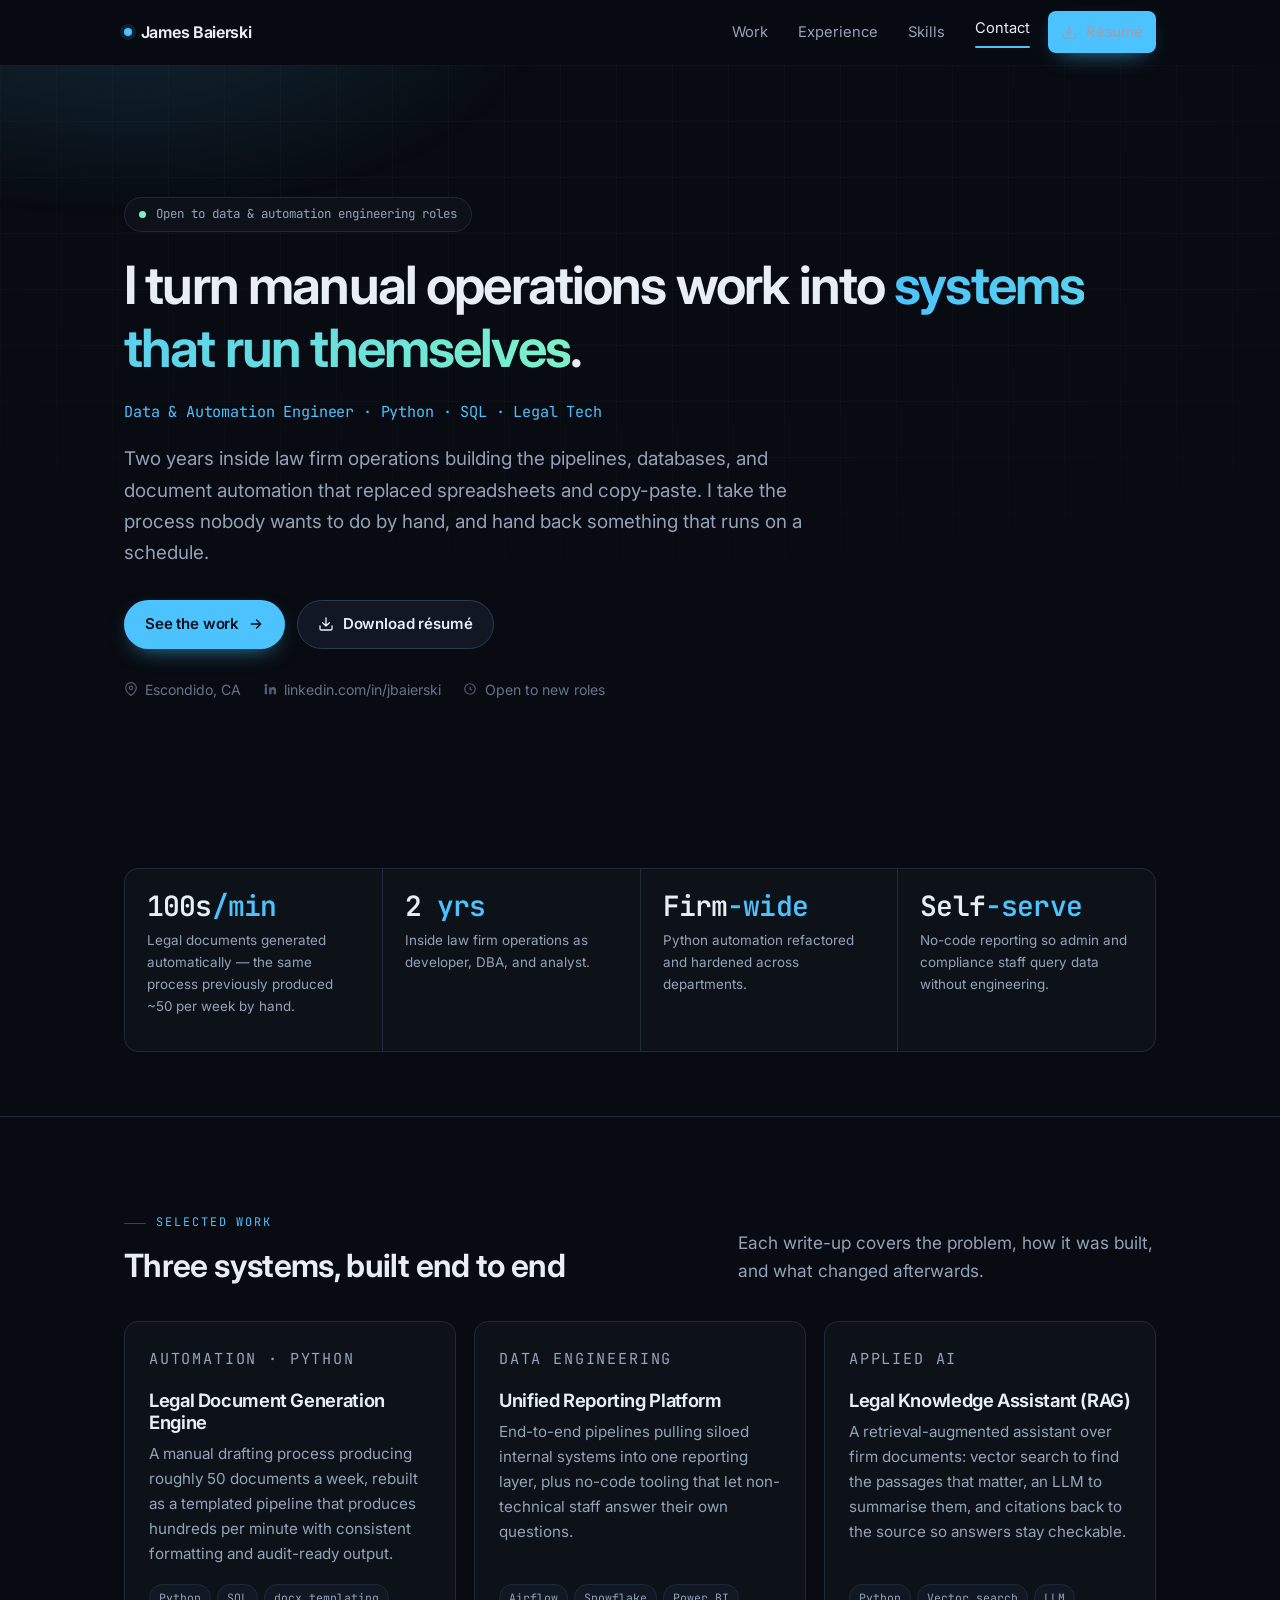
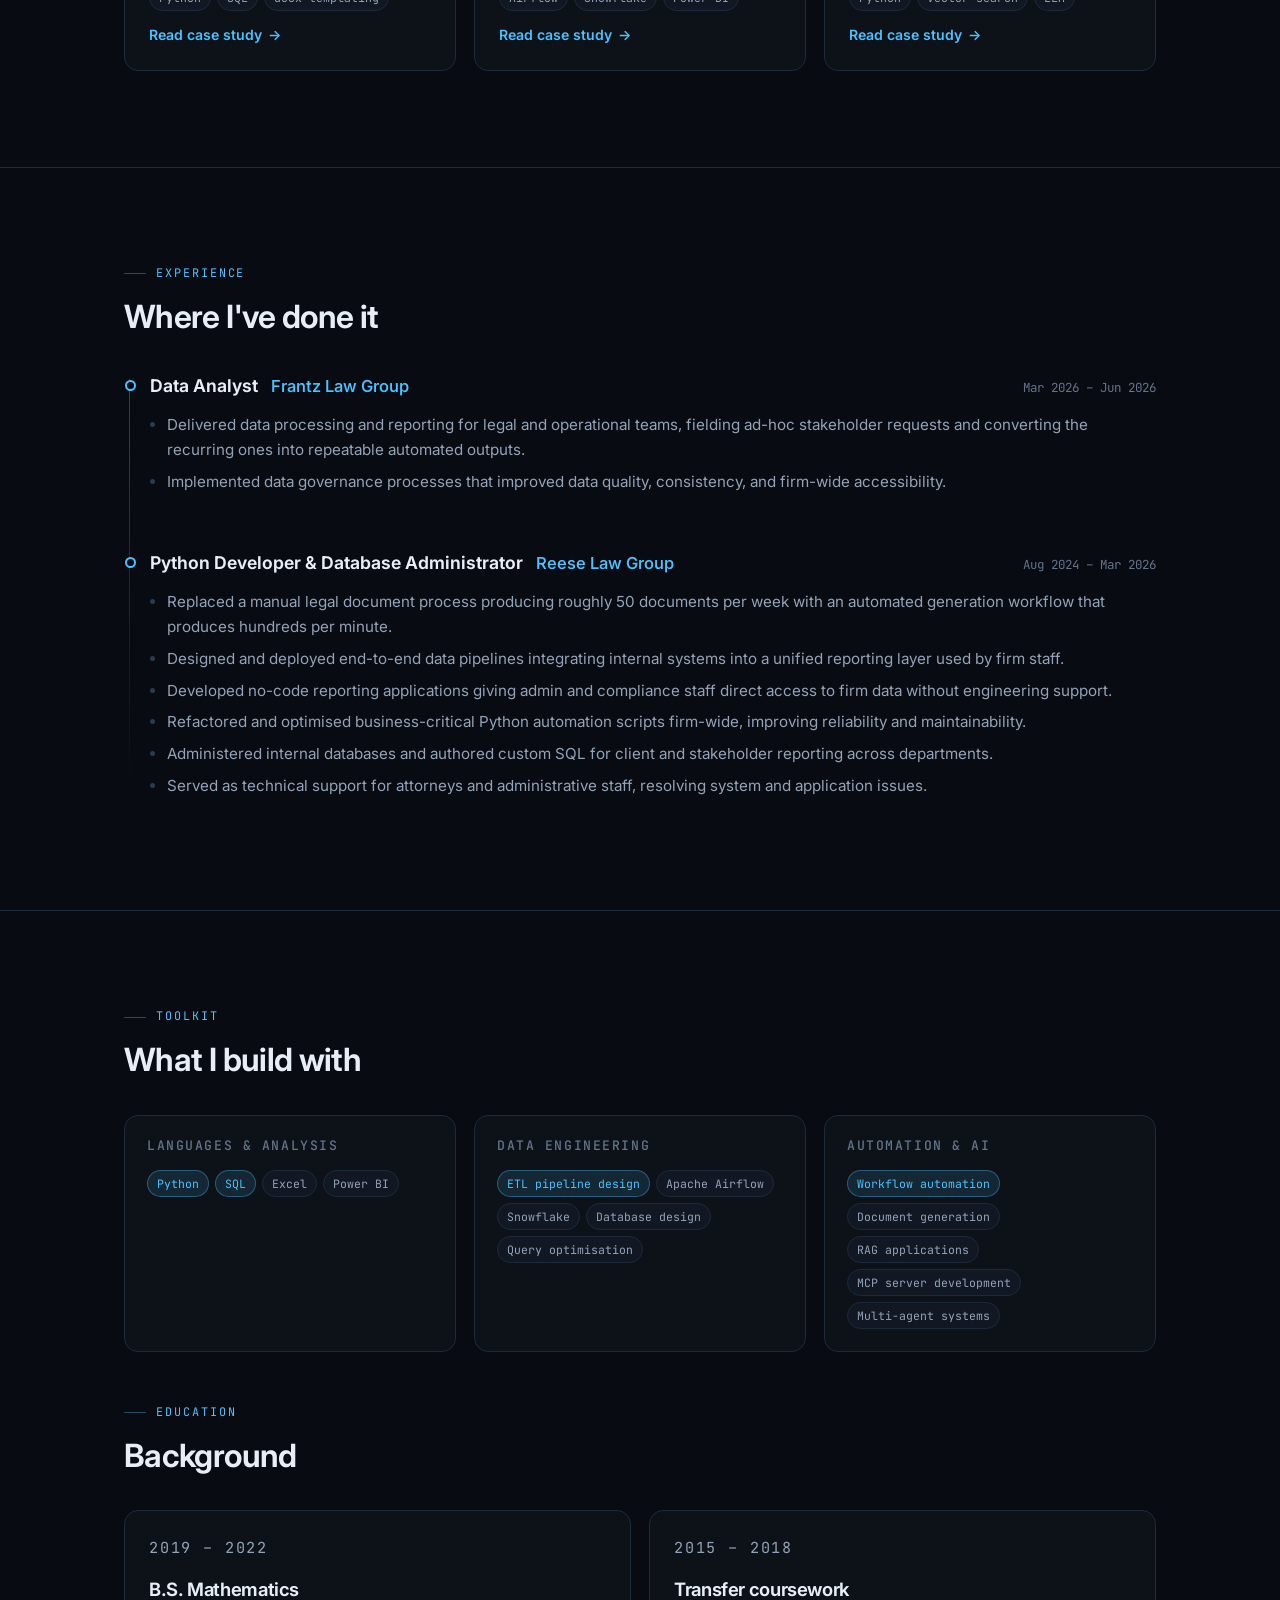
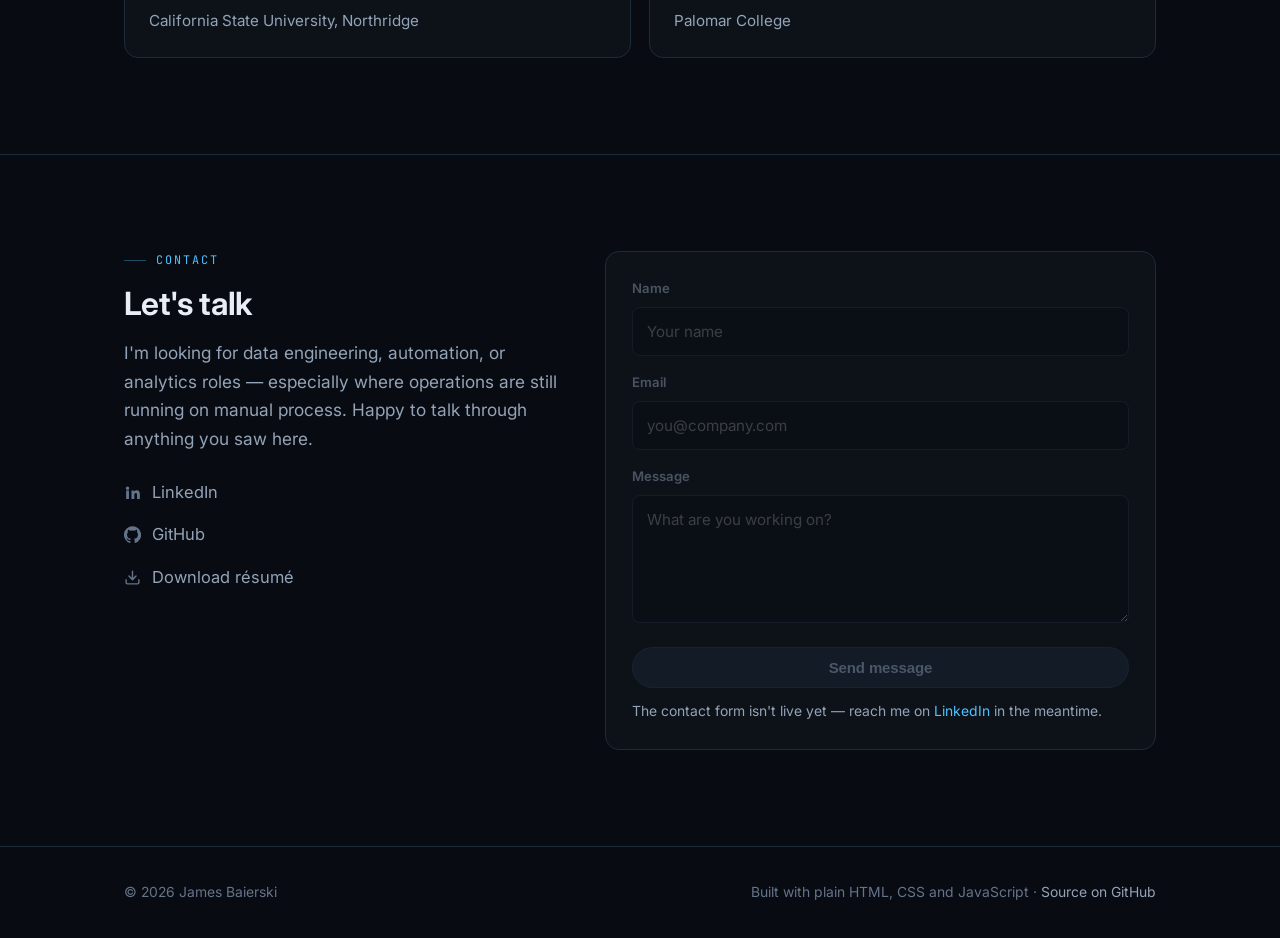
<file: index.html>
<!DOCTYPE html>
<html lang="en">
<head>
<meta charset="utf-8">
<meta name="viewport" content="width=device-width, initial-scale=1">
<title>James Baierski — Data &amp; Automation Engineer</title>
<meta name="description" content="Data and automation engineer building Python and SQL systems that remove manual work from legal and back-office operations. Pipelines, reporting platforms, and AI document workflows.">
<meta name="author" content="James Baierski">
<link rel="canonical" href="https://jamesbaierski.github.io/">

<!-- Open Graph / social -->
<meta property="og:type" content="website">
<meta property="og:title" content="James Baierski — Data &amp; Automation Engineer">
<meta property="og:description" content="Python and SQL automation for legal operations: document generation at scale, ETL pipelines, self-serve reporting, and RAG applications.">
<meta property="og:url" content="https://jamesbaierski.github.io/">
<meta name="twitter:card" content="summary_large_image">

<link rel="preconnect" href="https://fonts.googleapis.com">
<link rel="preconnect" href="https://fonts.gstatic.com" crossorigin>
<link href="https://fonts.googleapis.com/css2?family=Inter:wght@400;500;600;700&family=JetBrains+Mono:wght@400;500&display=swap" rel="stylesheet">
<link rel="stylesheet" href="assets/css/style.css">
<link rel="icon" href="data:image/svg+xml,<svg xmlns='http://www.w3.org/2000/svg' viewBox='0 0 100 100'><rect width='100' height='100' rx='22' fill='%23080b11'/><text x='50' y='68' font-family='monospace' font-size='54' font-weight='bold' fill='%234cc2ff' text-anchor='middle'>JB</text></svg>">

<script type="application/ld+json">
{
  "@context": "https://schema.org",
  "@type": "Person",
  "name": "James Baierski",
  "url": "https://jamesbaierski.github.io/",
  "sameAs": [
    "https://www.linkedin.com/in/jbaierski/",
    "https://github.com/JamesBaierski"
  ],
  "jobTitle": "Data & Automation Engineer",
  "address": { "@type": "PostalAddress", "addressLocality": "Escondido", "addressRegion": "CA", "addressCountry": "US" },
  "alumniOf": [
    { "@type": "CollegeOrUniversity", "name": "California State University, Northridge" },
    { "@type": "CollegeOrUniversity", "name": "Palomar College" }
  ],
  "knowsAbout": ["Python", "SQL", "ETL", "Apache Airflow", "Snowflake", "Power BI", "Retrieval-Augmented Generation", "Legal technology"]
}
</script>
</head>
<body>
<a class="skip-link" href="#main">Skip to content</a>

<header class="nav">
  <div class="wrap nav__inner">
    <a class="nav__brand" href="#top"><span class="dot" aria-hidden="true"></span>James Baierski</a>
    <button class="nav__toggle" type="button" aria-label="Toggle navigation" aria-expanded="false">
      <svg viewBox="0 0 24 24" width="20" height="20" fill="none" stroke="currentColor" stroke-width="2" stroke-linecap="round"><path d="M3 6h18M3 12h18M3 18h18"/></svg>
    </button>
    <nav class="nav__links" aria-label="Primary">
      <a href="#work">Work</a>
      <a href="#experience">Experience</a>
      <a href="#skills">Skills</a>
      <a href="#contact">Contact</a>
      <a class="btn btn--sm btn--primary" href="assets/files/James_Baierski_Resume.pdf" download>
        <svg viewBox="0 0 24 24" fill="none" stroke="currentColor" stroke-width="2" stroke-linecap="round" stroke-linejoin="round"><path d="M21 15v4a2 2 0 0 1-2 2H5a2 2 0 0 1-2-2v-4M7 10l5 5 5-5M12 15V3"/></svg>
        Résumé
      </a>
    </nav>
  </div>
</header>

<main id="main">
<a id="top"></a>

<!-- ============================================================ HERO -->
<section class="hero">
  <div class="wrap">
    <span class="hero__status"><span class="pulse" aria-hidden="true"></span> Open to data &amp; automation engineering roles</span>
    <h1>I turn manual operations work into <span class="accent">systems that run themselves</span>.</h1>
    <p class="hero__role">Data &amp; Automation Engineer · Python · SQL · Legal Tech</p>
    <p class="hero__pitch">
      Two years inside law firm operations building the pipelines, databases, and document
      automation that replaced spreadsheets and copy-paste. I take the process nobody wants
      to do by hand, and hand back something that runs on a schedule.
    </p>
    <div class="hero__cta">
      <a class="btn btn--primary" href="#work">
        See the work
        <svg viewBox="0 0 24 24" fill="none" stroke="currentColor" stroke-width="2.2" stroke-linecap="round" stroke-linejoin="round"><path d="M5 12h14M13 6l6 6-6 6"/></svg>
      </a>
      <a class="btn" href="assets/files/James_Baierski_Resume.pdf" download>
        <svg viewBox="0 0 24 24" fill="none" stroke="currentColor" stroke-width="2" stroke-linecap="round" stroke-linejoin="round"><path d="M21 15v4a2 2 0 0 1-2 2H5a2 2 0 0 1-2-2v-4M7 10l5 5 5-5M12 15V3"/></svg>
        Download résumé
      </a>
    </div>
    <p class="hero__meta">
      <span><svg viewBox="0 0 24 24" fill="none" stroke="currentColor" stroke-width="2"><path d="M21 10c0 7-9 13-9 13S3 17 3 10a9 9 0 0 1 18 0Z"/><circle cx="12" cy="10" r="3"/></svg> Escondido, CA</span>
      <span><svg viewBox="0 0 24 24" fill="none" stroke="currentColor" stroke-width="2"><path d="M4.98 3.5a2.5 2.5 0 1 1 0 5 2.5 2.5 0 0 1 0-5ZM3 9h4v12H3V9Zm7 0h3.8v1.7h.05c.53-1 1.83-2.05 3.77-2.05 4.03 0 4.78 2.65 4.78 6.1V21h-4v-5.35c0-1.28-.02-2.92-1.78-2.92-1.78 0-2.05 1.39-2.05 2.83V21h-4V9Z" fill="currentColor" stroke="none"/></svg> <a href="https://www.linkedin.com/in/jbaierski/" target="_blank" rel="noopener" style="color:inherit">linkedin.com/in/jbaierski</a></span>
      <span><svg viewBox="0 0 24 24" fill="none" stroke="currentColor" stroke-width="2"><circle cx="12" cy="12" r="9"/><path d="M12 8v4l3 2"/></svg> Open to new roles</span>
    </p>
  </div>
</section>

<!-- ========================================================= METRICS -->
<section class="section section--tight" aria-label="Highlights">
  <div class="wrap">
    <div class="metrics reveal">
      <div class="metric">
        <div class="metric__value">100s<span class="unit">/min</span></div>
        <p class="metric__label">Legal documents generated automatically — the same process previously produced ~50 per week by hand.</p>
      </div>
      <div class="metric">
        <div class="metric__value">2<span class="unit"> yrs</span></div>
        <p class="metric__label">Inside law firm operations as developer, DBA, and analyst.</p>
      </div>
      <div class="metric">
        <div class="metric__value">Firm<span class="unit">-wide</span></div>
        <p class="metric__label">Python automation refactored and hardened across departments.</p>
      </div>
      <div class="metric">
        <div class="metric__value">Self<span class="unit">-serve</span></div>
        <p class="metric__label">No-code reporting so admin and compliance staff query data without engineering.</p>
      </div>
    </div>
  </div>
</section>

<!-- ============================================================ WORK -->
<section class="section" id="work">
  <div class="wrap">
    <div class="section__head reveal">
      <div>
        <p class="eyebrow">Selected work</p>
        <h2>Three systems, built end to end</h2>
      </div>
      <p class="lede" style="margin:0;max-width:38ch">Each write-up covers the problem, how it was built, and what changed afterwards.</p>
    </div>

    <div class="cards">
      <a class="card card--link reveal" href="projects/document-automation.html">
        <p class="card__tag">Automation · Python</p>
        <h3>Legal Document Generation Engine</h3>
        <p>A manual drafting process producing roughly 50 documents a week, rebuilt as a templated pipeline that produces hundreds per minute with consistent formatting and audit-ready output.</p>
        <div class="card__foot">
          <div class="chips">
            <span class="chip">Python</span><span class="chip">SQL</span><span class="chip">docx templating</span>
          </div>
          <span class="card__more">Read case study <span class="arrow">→</span></span>
        </div>
      </a>

      <a class="card card--link reveal" href="projects/reporting-platform.html">
        <p class="card__tag">Data engineering</p>
        <h3>Unified Reporting Platform</h3>
        <p>End-to-end pipelines pulling siloed internal systems into one reporting layer, plus no-code tooling that let non-technical staff answer their own questions.</p>
        <div class="card__foot">
          <div class="chips">
            <span class="chip">Airflow</span><span class="chip">Snowflake</span><span class="chip">Power BI</span>
          </div>
          <span class="card__more">Read case study <span class="arrow">→</span></span>
        </div>
      </a>

      <a class="card card--link reveal" href="projects/legal-rag-assistant.html">
        <p class="card__tag">Applied AI</p>
        <h3>Legal Knowledge Assistant (RAG)</h3>
        <p>A retrieval-augmented assistant over firm documents: vector search to find the passages that matter, an LLM to summarise them, and citations back to the source so answers stay checkable.</p>
        <div class="card__foot">
          <div class="chips">
            <span class="chip">Python</span><span class="chip">Vector search</span><span class="chip">LLM</span>
          </div>
          <span class="card__more">Read case study <span class="arrow">→</span></span>
        </div>
      </a>
    </div>
  </div>
</section>

<!-- ====================================================== EXPERIENCE -->
<section class="section" id="experience">
  <div class="wrap">
    <div class="section__head reveal">
      <div>
        <p class="eyebrow">Experience</p>
        <h2>Where I've done it</h2>
      </div>
    </div>

    <div class="timeline reveal">
      <article class="tl-item">
        <div class="tl-item__head">
          <span class="tl-item__role">Data Analyst</span>
          <span class="tl-item__org">Frantz Law Group</span>
          <span class="tl-item__date">Mar 2026 – Jun 2026</span>
        </div>
        <ul>
          <li>Delivered data processing and reporting for legal and operational teams, fielding ad-hoc stakeholder requests and converting the recurring ones into repeatable automated outputs.</li>
          <li>Implemented data governance processes that improved data quality, consistency, and firm-wide accessibility.</li>
        </ul>
      </article>

      <article class="tl-item">
        <div class="tl-item__head">
          <span class="tl-item__role">Python Developer &amp; Database Administrator</span>
          <span class="tl-item__org">Reese Law Group</span>
          <span class="tl-item__date">Aug 2024 – Mar 2026</span>
        </div>
        <ul>
          <li>Replaced a manual legal document process producing roughly 50 documents per week with an automated generation workflow that produces hundreds per minute.</li>
          <li>Designed and deployed end-to-end data pipelines integrating internal systems into a unified reporting layer used by firm staff.</li>
          <li>Developed no-code reporting applications giving admin and compliance staff direct access to firm data without engineering support.</li>
          <li>Refactored and optimised business-critical Python automation scripts firm-wide, improving reliability and maintainability.</li>
          <li>Administered internal databases and authored custom SQL for client and stakeholder reporting across departments.</li>
          <li>Served as technical support for attorneys and administrative staff, resolving system and application issues.</li>
        </ul>
      </article>
    </div>
  </div>
</section>

<!-- ========================================================== SKILLS -->
<section class="section" id="skills">
  <div class="wrap">
    <div class="section__head reveal">
      <div>
        <p class="eyebrow">Toolkit</p>
        <h2>What I build with</h2>
      </div>
    </div>

    <div class="skill-grid reveal">
      <div class="skill-block">
        <h3>Languages &amp; analysis</h3>
        <div class="chips">
          <span class="chip chip--accent">Python</span>
          <span class="chip chip--accent">SQL</span>
          <span class="chip">Excel</span>
          <span class="chip">Power BI</span>
        </div>
      </div>
      <div class="skill-block">
        <h3>Data engineering</h3>
        <div class="chips">
          <span class="chip chip--accent">ETL pipeline design</span>
          <span class="chip">Apache Airflow</span>
          <span class="chip">Snowflake</span>
          <span class="chip">Database design</span>
          <span class="chip">Query optimisation</span>
        </div>
      </div>
      <div class="skill-block">
        <h3>Automation &amp; AI</h3>
        <div class="chips">
          <span class="chip chip--accent">Workflow automation</span>
          <span class="chip">Document generation</span>
          <span class="chip">RAG applications</span>
          <span class="chip">MCP server development</span>
          <span class="chip">Multi-agent systems</span>
        </div>
      </div>
    </div>

    <div class="section__head reveal" style="margin-top:3.2rem">
      <div>
        <p class="eyebrow">Education</p>
        <h2>Background</h2>
      </div>
    </div>
    <div class="cards reveal">
      <div class="card">
        <p class="card__tag">2019 – 2022</p>
        <h3>B.S. Mathematics</h3>
        <p style="margin-bottom:0">California State University, Northridge</p>
      </div>
      <div class="card">
        <p class="card__tag">2015 – 2018</p>
        <h3>Transfer coursework</h3>
        <p style="margin-bottom:0">Palomar College</p>
      </div>
    </div>
  </div>
</section>

<!-- ========================================================= CONTACT -->
<section class="section" id="contact">
  <div class="wrap">
    <div class="contact-grid">
      <div class="reveal">
        <p class="eyebrow">Contact</p>
        <h2>Let's talk</h2>
        <p class="lede">
          I'm looking for data engineering, automation, or analytics roles — especially
          where operations are still running on manual process. Happy to talk through
          anything you saw here.
        </p>
        <ul class="contact-list">
          <li>
            <a href="https://www.linkedin.com/in/jbaierski/" target="_blank" rel="noopener">
              <svg viewBox="0 0 24 24" fill="currentColor"><path d="M4.98 3.5a2.5 2.5 0 1 1 0 5 2.5 2.5 0 0 1 0-5ZM3 9h4v12H3V9Zm7 0h3.8v1.7h.05c.53-1 1.83-2.05 3.77-2.05 4.03 0 4.78 2.65 4.78 6.1V21h-4v-5.35c0-1.28-.02-2.92-1.78-2.92-1.78 0-2.05 1.39-2.05 2.83V21h-4V9Z"/></svg>
              LinkedIn
            </a>
          </li>
          <li>
            <a href="https://github.com/JamesBaierski" target="_blank" rel="noopener">
              <svg viewBox="0 0 24 24" fill="currentColor"><path d="M12 .5a12 12 0 0 0-3.79 23.4c.6.1.82-.26.82-.58v-2.2c-3.34.73-4.04-1.4-4.04-1.4-.55-1.4-1.34-1.77-1.34-1.77-1.09-.75.08-.73.08-.73 1.2.08 1.84 1.24 1.84 1.24 1.07 1.83 2.8 1.3 3.49 1 .1-.78.42-1.3.76-1.6-2.67-.3-5.47-1.34-5.47-5.96 0-1.32.47-2.4 1.24-3.24-.12-.3-.54-1.53.12-3.19 0 0 1.01-.32 3.3 1.24a11.4 11.4 0 0 1 6 0c2.29-1.56 3.3-1.24 3.3-1.24.66 1.66.24 2.89.12 3.19.77.84 1.24 1.92 1.24 3.24 0 4.63-2.81 5.65-5.49 5.95.43.38.82 1.1.82 2.22v3.29c0 .32.21.7.83.58A12 12 0 0 0 12 .5Z"/></svg>
              GitHub
            </a>
          </li>
          <li>
            <a href="assets/files/James_Baierski_Resume.pdf" download>
              <svg viewBox="0 0 24 24" fill="none" stroke="currentColor" stroke-width="2" stroke-linecap="round" stroke-linejoin="round"><path d="M21 15v4a2 2 0 0 1-2 2H5a2 2 0 0 1-2-2v-4M7 10l5 5 5-5M12 15V3"/></svg>
              Download résumé
            </a>
          </li>
        </ul>
      </div>

      <form class="form reveal" id="contact-form" method="POST">
        <div class="field">
          <label for="cf-name">Name</label>
          <input id="cf-name" name="name" type="text" required autocomplete="name" placeholder="Your name">
        </div>
        <div class="field">
          <label for="cf-email">Email</label>
          <input id="cf-email" name="email" type="email" required autocomplete="email" placeholder="you@company.com">
        </div>
        <div class="field field--hp" aria-hidden="true">
          <label for="cf-gotcha">Leave this empty</label>
          <input id="cf-gotcha" name="_gotcha" type="text" tabindex="-1" autocomplete="off">
        </div>
        <div class="field">
          <label for="cf-message">Message</label>
          <textarea id="cf-message" name="message" required placeholder="What are you working on?"></textarea>
        </div>
        <button class="btn btn--primary" type="submit" style="width:100%">Send message</button>
        <p class="form__status" role="status" aria-live="polite"></p>
        <p class="form__note">Or reach me on <a href="https://www.linkedin.com/in/jbaierski/" target="_blank" rel="noopener">LinkedIn</a>.</p>
      </form>
    </div>
  </div>
</section>
</main>

<footer class="footer">
  <div class="wrap footer__inner">
    <span>© <span data-year>2026</span> James Baierski</span>
    <span>Built with plain HTML, CSS and JavaScript · <a href="https://github.com/JamesBaierski" target="_blank" rel="noopener">Source on GitHub</a></span>
  </div>
</footer>

<script src="assets/js/main.js"></script>
</body>
</html>
</file>
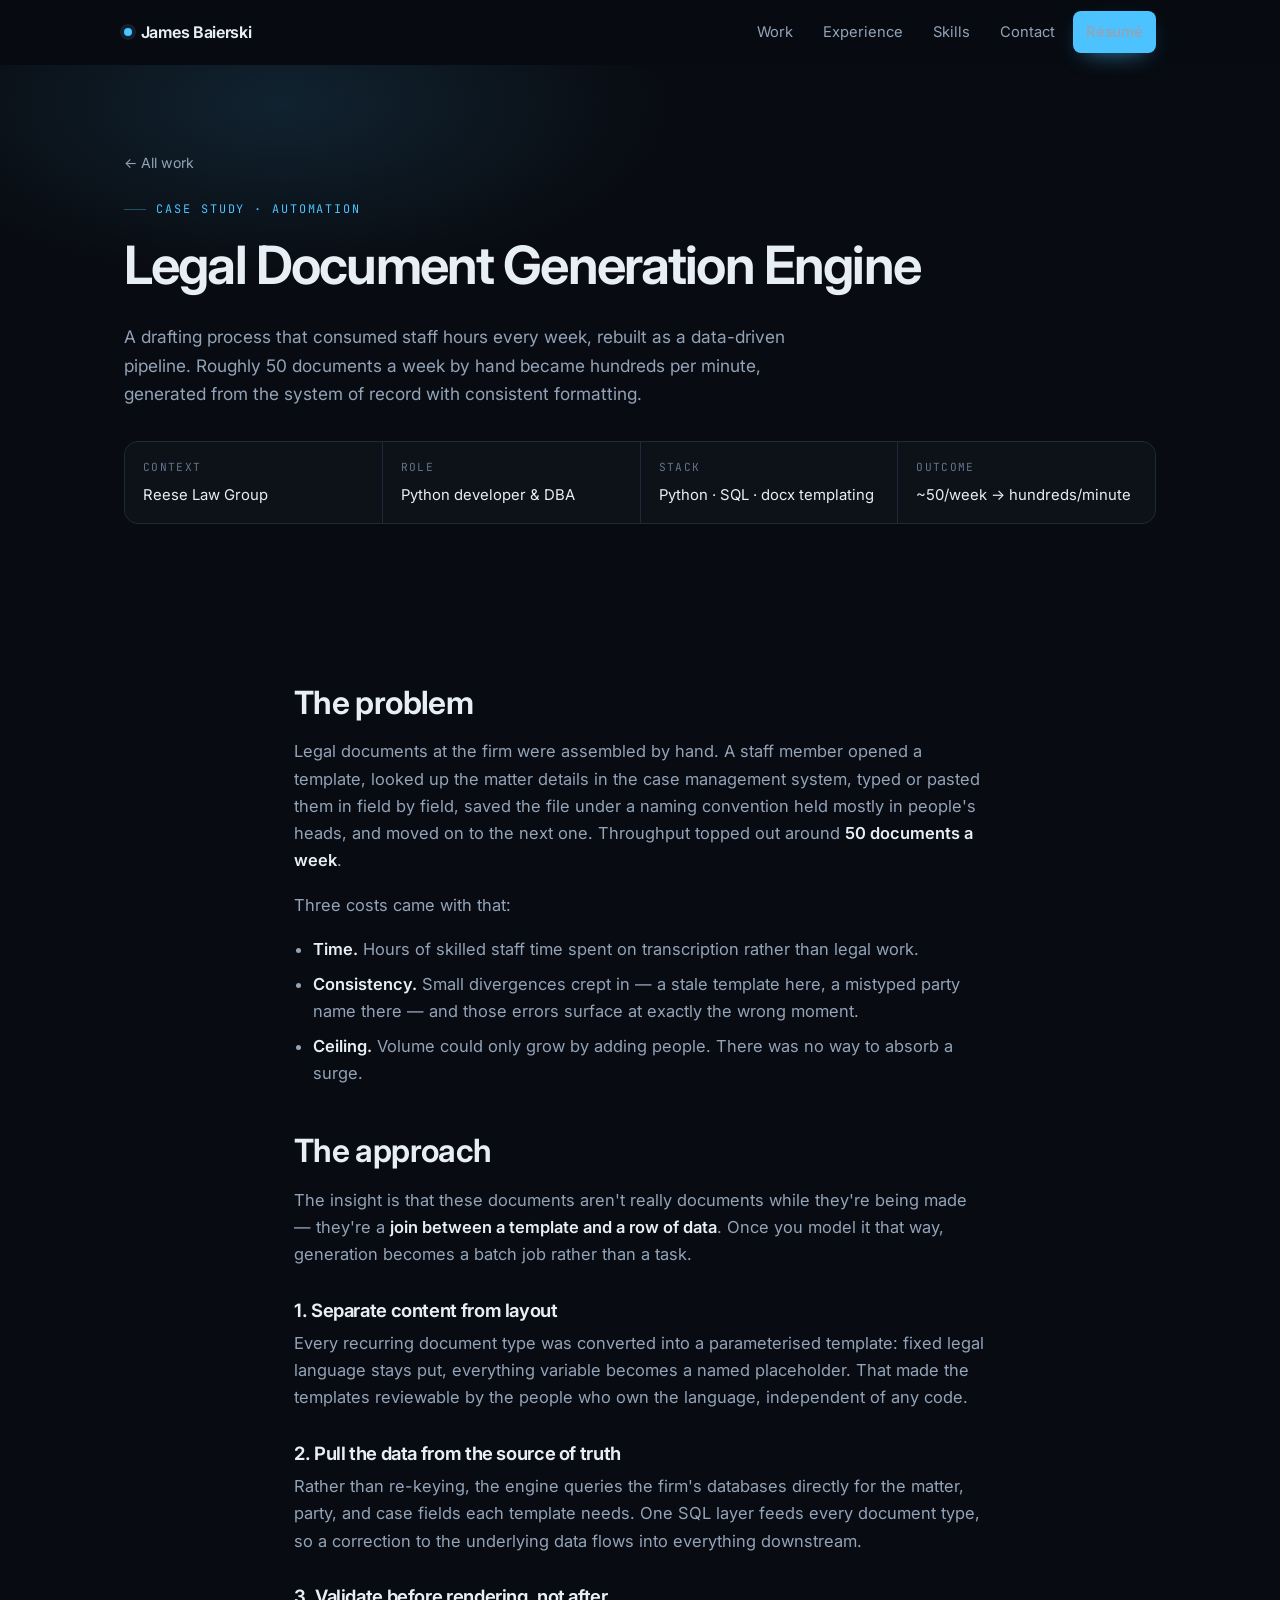
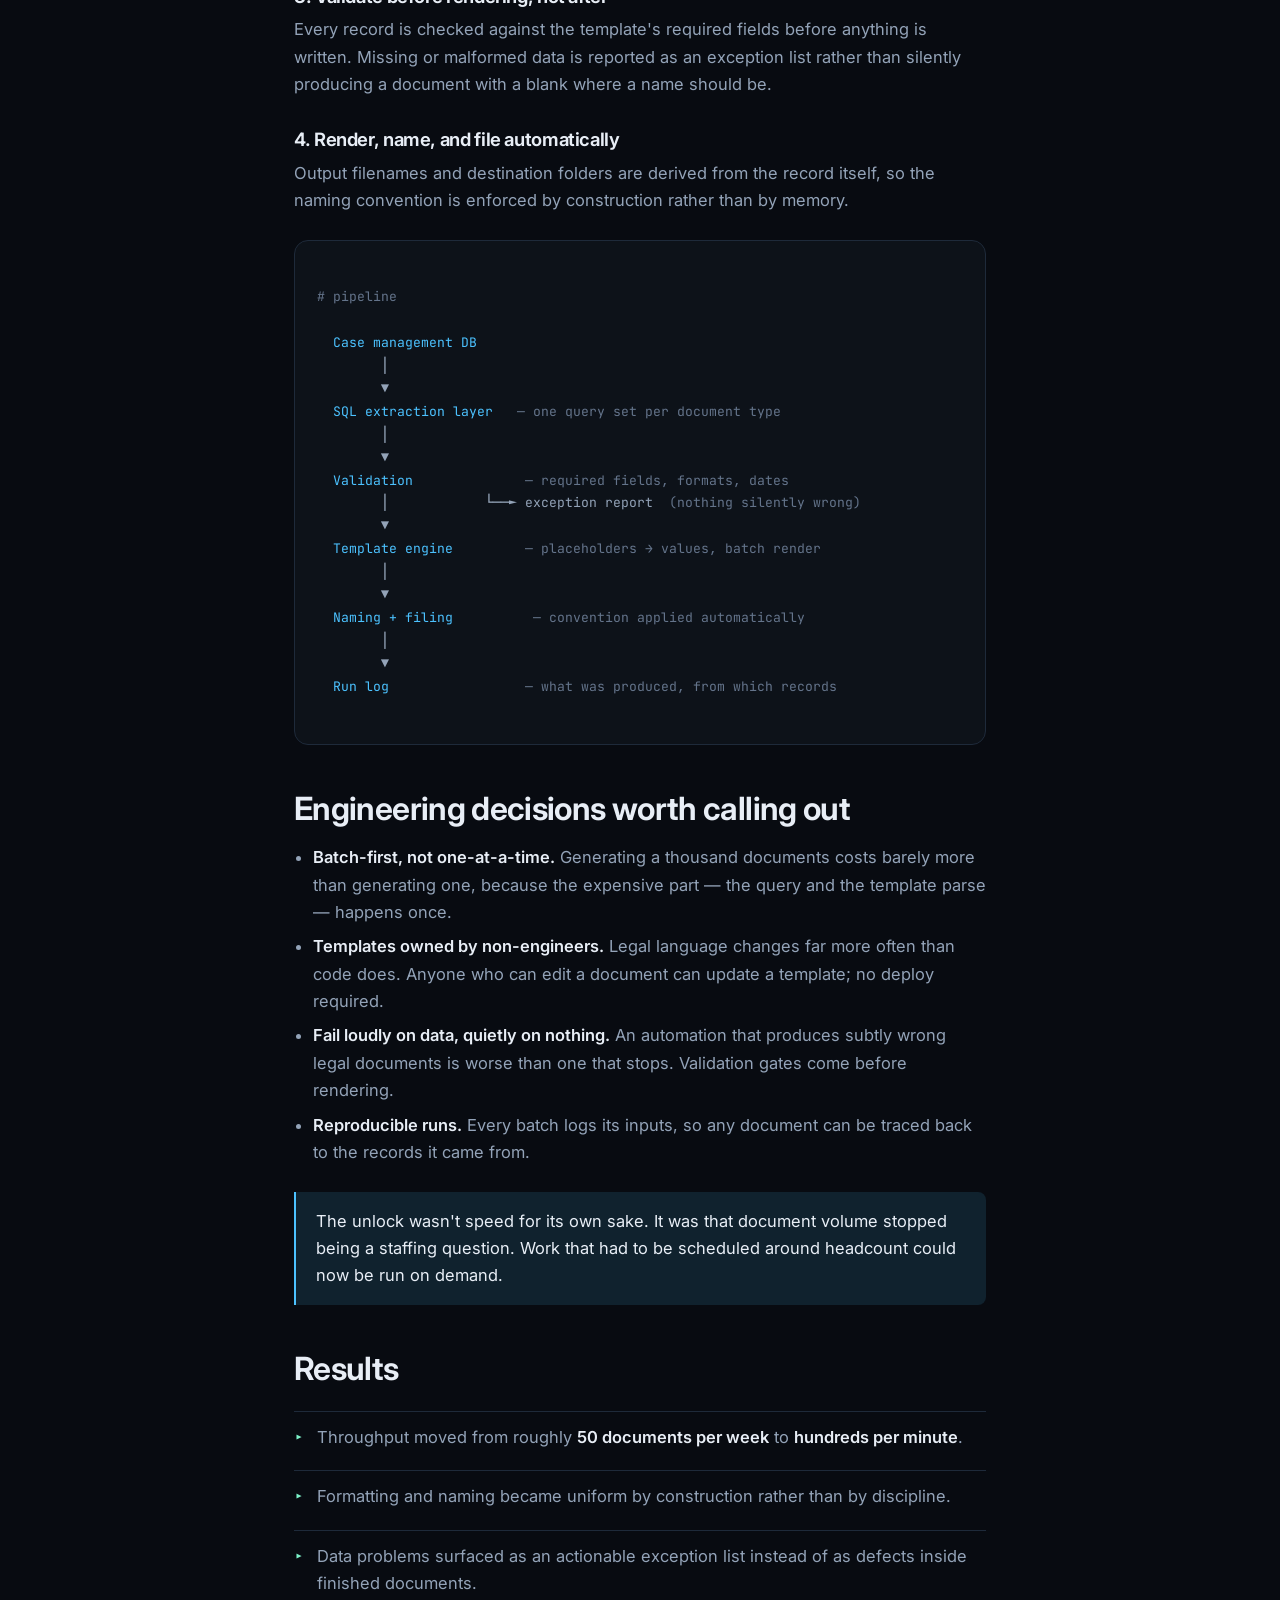
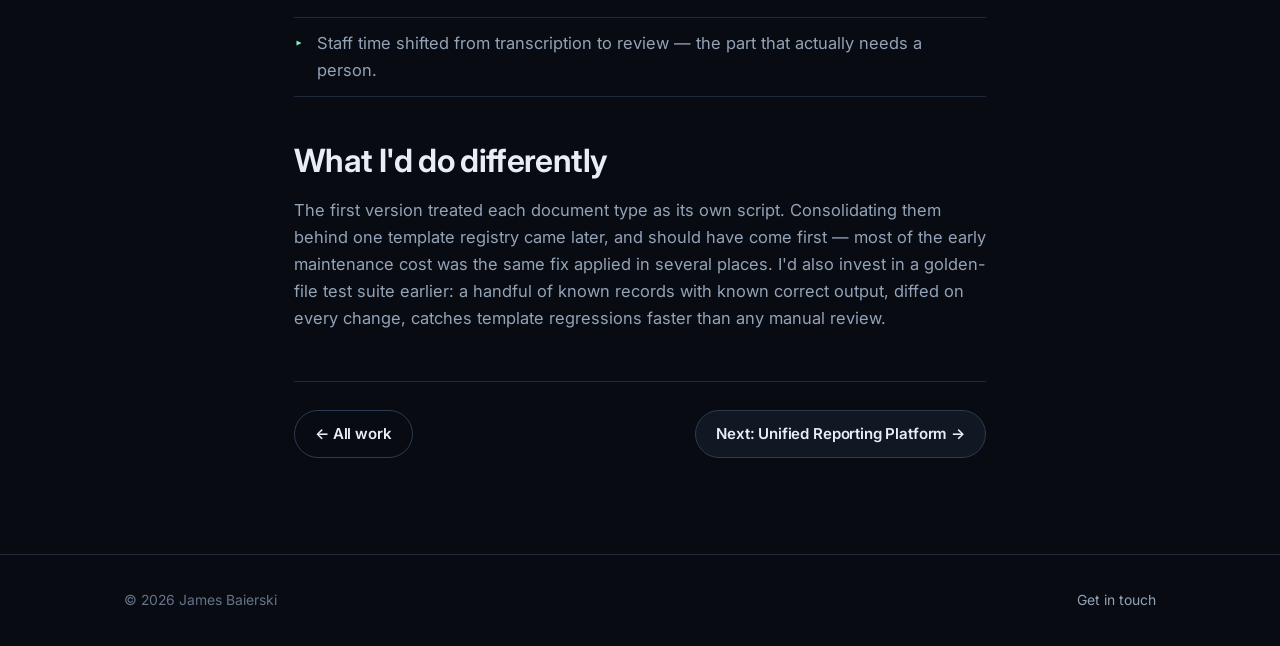
<file: projects/document-automation.html>
<!DOCTYPE html>
<!--
  ============================================================================
  REVIEW BEFORE PUBLISHING
  The headline facts here come straight from your résumé (~50 docs/week manual
  → hundreds per minute automated). The architecture and implementation detail
  below is written as a plausible reconstruction — read it through and correct
  anything that doesn't match what you actually built.
  ============================================================================
-->
<html lang="en">
<head>
<meta charset="utf-8">
<meta name="viewport" content="width=device-width, initial-scale=1">
<title>Legal Document Generation Engine — James Baierski</title>
<meta name="description" content="Case study: replacing a manual legal drafting process producing ~50 documents per week with a templated Python pipeline generating hundreds per minute.">
<link rel="preconnect" href="https://fonts.googleapis.com">
<link rel="preconnect" href="https://fonts.gstatic.com" crossorigin>
<link href="https://fonts.googleapis.com/css2?family=Inter:wght@400;500;600;700&family=JetBrains+Mono:wght@400;500&display=swap" rel="stylesheet">
<link rel="stylesheet" href="../assets/css/style.css">
<link rel="icon" href="data:image/svg+xml,<svg xmlns='http://www.w3.org/2000/svg' viewBox='0 0 100 100'><rect width='100' height='100' rx='22' fill='%23080b11'/><text x='50' y='68' font-family='monospace' font-size='54' font-weight='bold' fill='%234cc2ff' text-anchor='middle'>JB</text></svg>">
</head>
<body>
<a class="skip-link" href="#main">Skip to content</a>

<header class="nav">
  <div class="wrap nav__inner">
    <a class="nav__brand" href="../index.html"><span class="dot" aria-hidden="true"></span>James Baierski</a>
    <button class="nav__toggle" type="button" aria-label="Toggle navigation" aria-expanded="false">
      <svg viewBox="0 0 24 24" width="20" height="20" fill="none" stroke="currentColor" stroke-width="2" stroke-linecap="round"><path d="M3 6h18M3 12h18M3 18h18"/></svg>
    </button>
    <nav class="nav__links" aria-label="Primary">
      <a href="../index.html#work">Work</a>
      <a href="../index.html#experience">Experience</a>
      <a href="../index.html#skills">Skills</a>
      <a href="../index.html#contact">Contact</a>
      <a class="btn btn--sm btn--primary" href="../assets/files/James_Baierski_Resume.pdf" download>Résumé</a>
    </nav>
  </div>
</header>

<main id="main">
<section class="case-hero">
  <div class="wrap">
    <a class="back-link" href="../index.html#work">← All work</a>
    <p class="eyebrow">Case study · Automation</p>
    <h1>Legal Document Generation Engine</h1>
    <p class="lede">
      A drafting process that consumed staff hours every week, rebuilt as a data-driven
      pipeline. Roughly 50 documents a week by hand became hundreds per minute, generated
      from the system of record with consistent formatting.
    </p>
    <dl class="case-meta">
      <div><dt>Context</dt><dd>Reese Law Group</dd></div>
      <div><dt>Role</dt><dd>Python developer &amp; DBA</dd></div>
      <div><dt>Stack</dt><dd>Python · SQL · docx templating</dd></div>
      <div><dt>Outcome</dt><dd>~50/week → hundreds/minute</dd></div>
    </dl>
  </div>
</section>

<section class="section">
  <div class="wrap prose">

    <h2>The problem</h2>
    <p>
      Legal documents at the firm were assembled by hand. A staff member opened a template,
      looked up the matter details in the case management system, typed or pasted them in
      field by field, saved the file under a naming convention held mostly in people's heads,
      and moved on to the next one. Throughput topped out around <strong>50 documents a week</strong>.
    </p>
    <p>Three costs came with that:</p>
    <ul>
      <li><strong>Time.</strong> Hours of skilled staff time spent on transcription rather than legal work.</li>
      <li><strong>Consistency.</strong> Small divergences crept in — a stale template here, a mistyped party name there — and those errors surface at exactly the wrong moment.</li>
      <li><strong>Ceiling.</strong> Volume could only grow by adding people. There was no way to absorb a surge.</li>
    </ul>

    <h2>The approach</h2>
    <p>
      The insight is that these documents aren't really documents while they're being made —
      they're a <strong>join between a template and a row of data</strong>. Once you model it that
      way, generation becomes a batch job rather than a task.
    </p>

    <h3>1. Separate content from layout</h3>
    <p>
      Every recurring document type was converted into a parameterised template: fixed legal
      language stays put, everything variable becomes a named placeholder. That made the
      templates reviewable by the people who own the language, independent of any code.
    </p>

    <h3>2. Pull the data from the source of truth</h3>
    <p>
      Rather than re-keying, the engine queries the firm's databases directly for the matter,
      party, and case fields each template needs. One SQL layer feeds every document type,
      so a correction to the underlying data flows into everything downstream.
    </p>

    <h3>3. Validate before rendering, not after</h3>
    <p>
      Every record is checked against the template's required fields before anything is
      written. Missing or malformed data is reported as an exception list rather than
      silently producing a document with a blank where a name should be.
    </p>

    <h3>4. Render, name, and file automatically</h3>
    <p>
      Output filenames and destination folders are derived from the record itself, so the
      naming convention is enforced by construction rather than by memory.
    </p>

    <div class="flow">
<span class="c"># pipeline</span>

  <span class="n">Case management DB</span>
        │
        ▼
  <span class="n">SQL extraction layer</span>   <span class="c">— one query set per document type</span>
        │
        ▼
  <span class="n">Validation</span>              <span class="c">— required fields, formats, dates</span>
        │            └──► exception report  <span class="c">(nothing silently wrong)</span>
        ▼
  <span class="n">Template engine</span>         <span class="c">— placeholders → values, batch render</span>
        │
        ▼
  <span class="n">Naming + filing</span>          <span class="c">— convention applied automatically</span>
        │
        ▼
  <span class="n">Run log</span>                 <span class="c">— what was produced, from which records</span>
    </div>

    <h2>Engineering decisions worth calling out</h2>
    <ul>
      <li><strong>Batch-first, not one-at-a-time.</strong> Generating a thousand documents costs barely more than generating one, because the expensive part — the query and the template parse — happens once.</li>
      <li><strong>Templates owned by non-engineers.</strong> Legal language changes far more often than code does. Anyone who can edit a document can update a template; no deploy required.</li>
      <li><strong>Fail loudly on data, quietly on nothing.</strong> An automation that produces subtly wrong legal documents is worse than one that stops. Validation gates come before rendering.</li>
      <li><strong>Reproducible runs.</strong> Every batch logs its inputs, so any document can be traced back to the records it came from.</li>
    </ul>

    <div class="callout">
      <p>
        The unlock wasn't speed for its own sake. It was that document volume stopped being
        a staffing question. Work that had to be scheduled around headcount could now be run
        on demand.
      </p>
    </div>

    <h2>Results</h2>
    <ul class="results">
      <li><span class="mark">▸</span><span>Throughput moved from roughly <strong>50 documents per week</strong> to <strong>hundreds per minute</strong>.</span></li>
      <li><span class="mark">▸</span><span>Formatting and naming became uniform by construction rather than by discipline.</span></li>
      <li><span class="mark">▸</span><span>Data problems surfaced as an actionable exception list instead of as defects inside finished documents.</span></li>
      <li><span class="mark">▸</span><span>Staff time shifted from transcription to review — the part that actually needs a person.</span></li>
    </ul>

    <h2>What I'd do differently</h2>
    <p>
      The first version treated each document type as its own script. Consolidating them
      behind one template registry came later, and should have come first — most of the
      early maintenance cost was the same fix applied in several places. I'd also invest in
      a golden-file test suite earlier: a handful of known records with known correct output,
      diffed on every change, catches template regressions faster than any manual review.
    </p>

    <nav class="next-nav">
      <a class="btn btn--ghost" href="../index.html#work">← All work</a>
      <a class="btn" href="reporting-platform.html">Next: Unified Reporting Platform →</a>
    </nav>
  </div>
</section>
</main>

<footer class="footer">
  <div class="wrap footer__inner">
    <span>© <span data-year>2026</span> James Baierski</span>
    <span><a href="../index.html#contact">Get in touch</a></span>
  </div>
</footer>

<script src="../assets/js/main.js"></script>
</body>
</html>
</file>
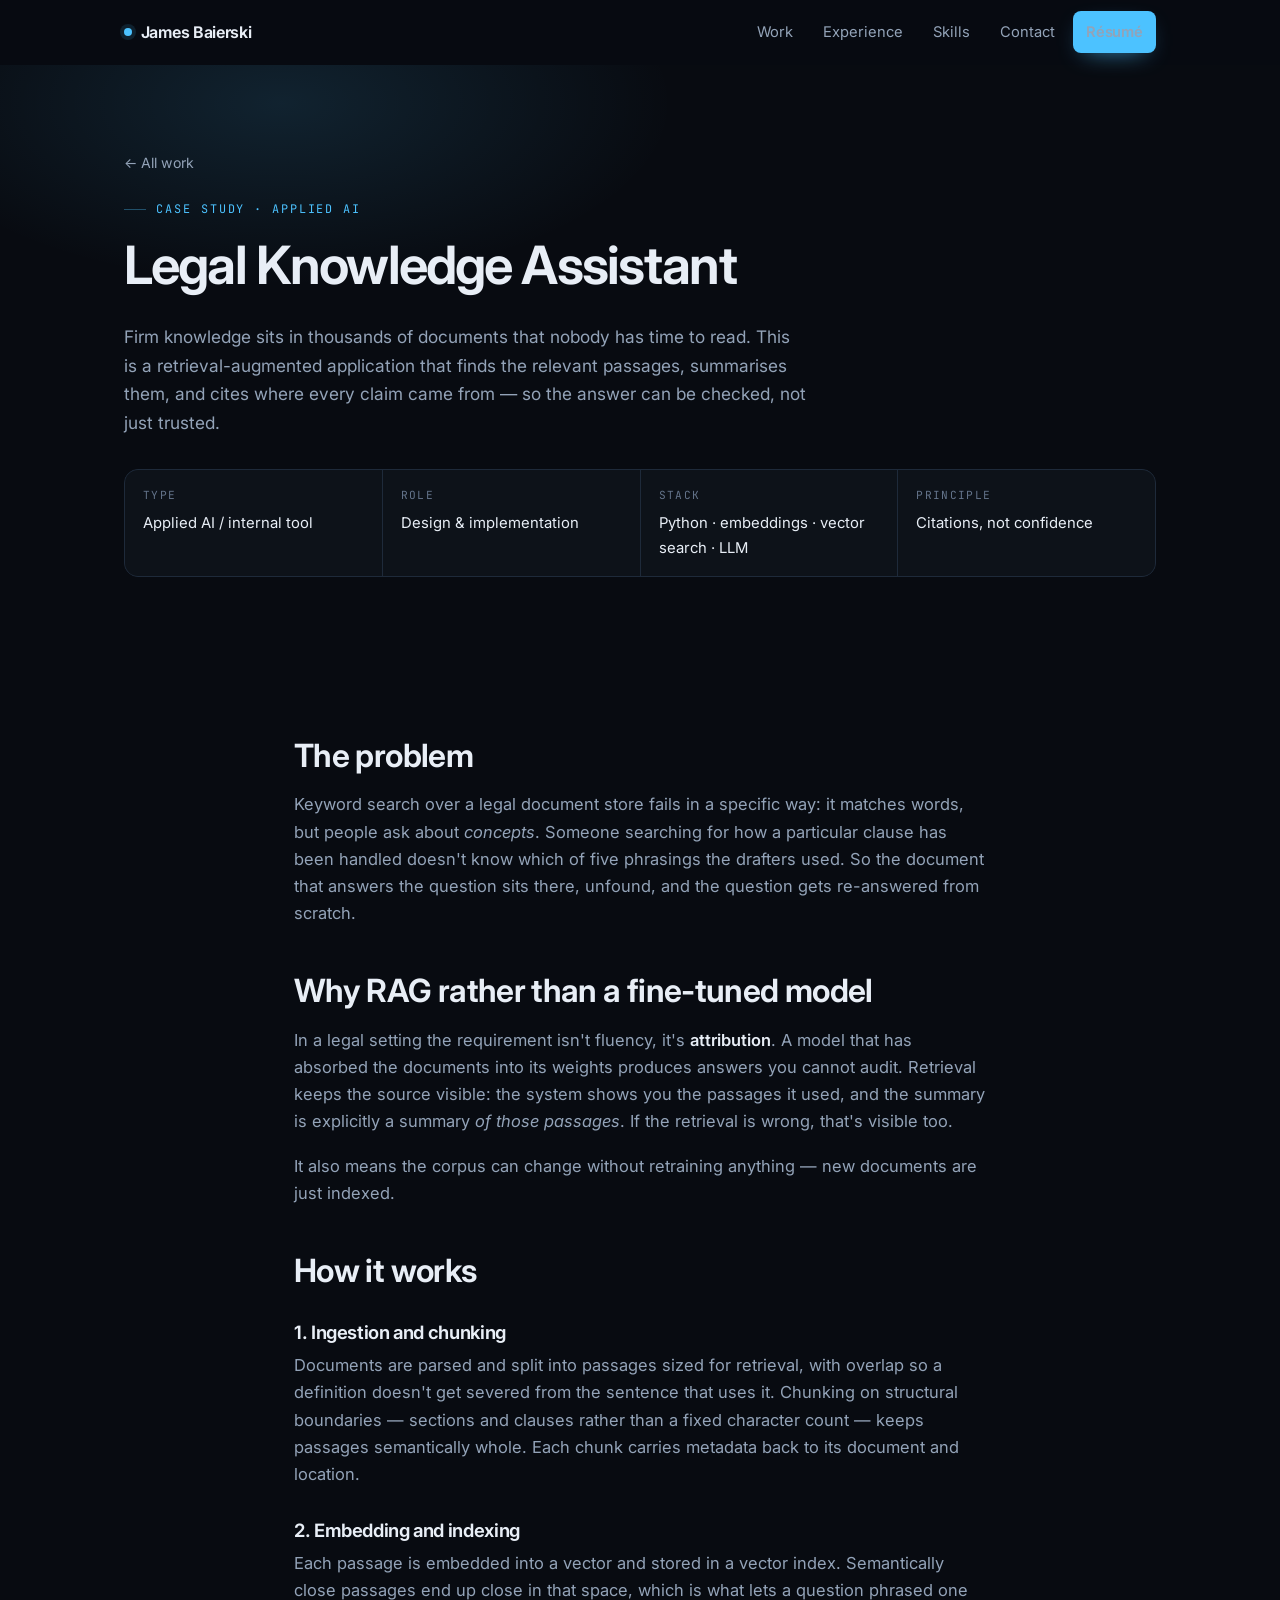
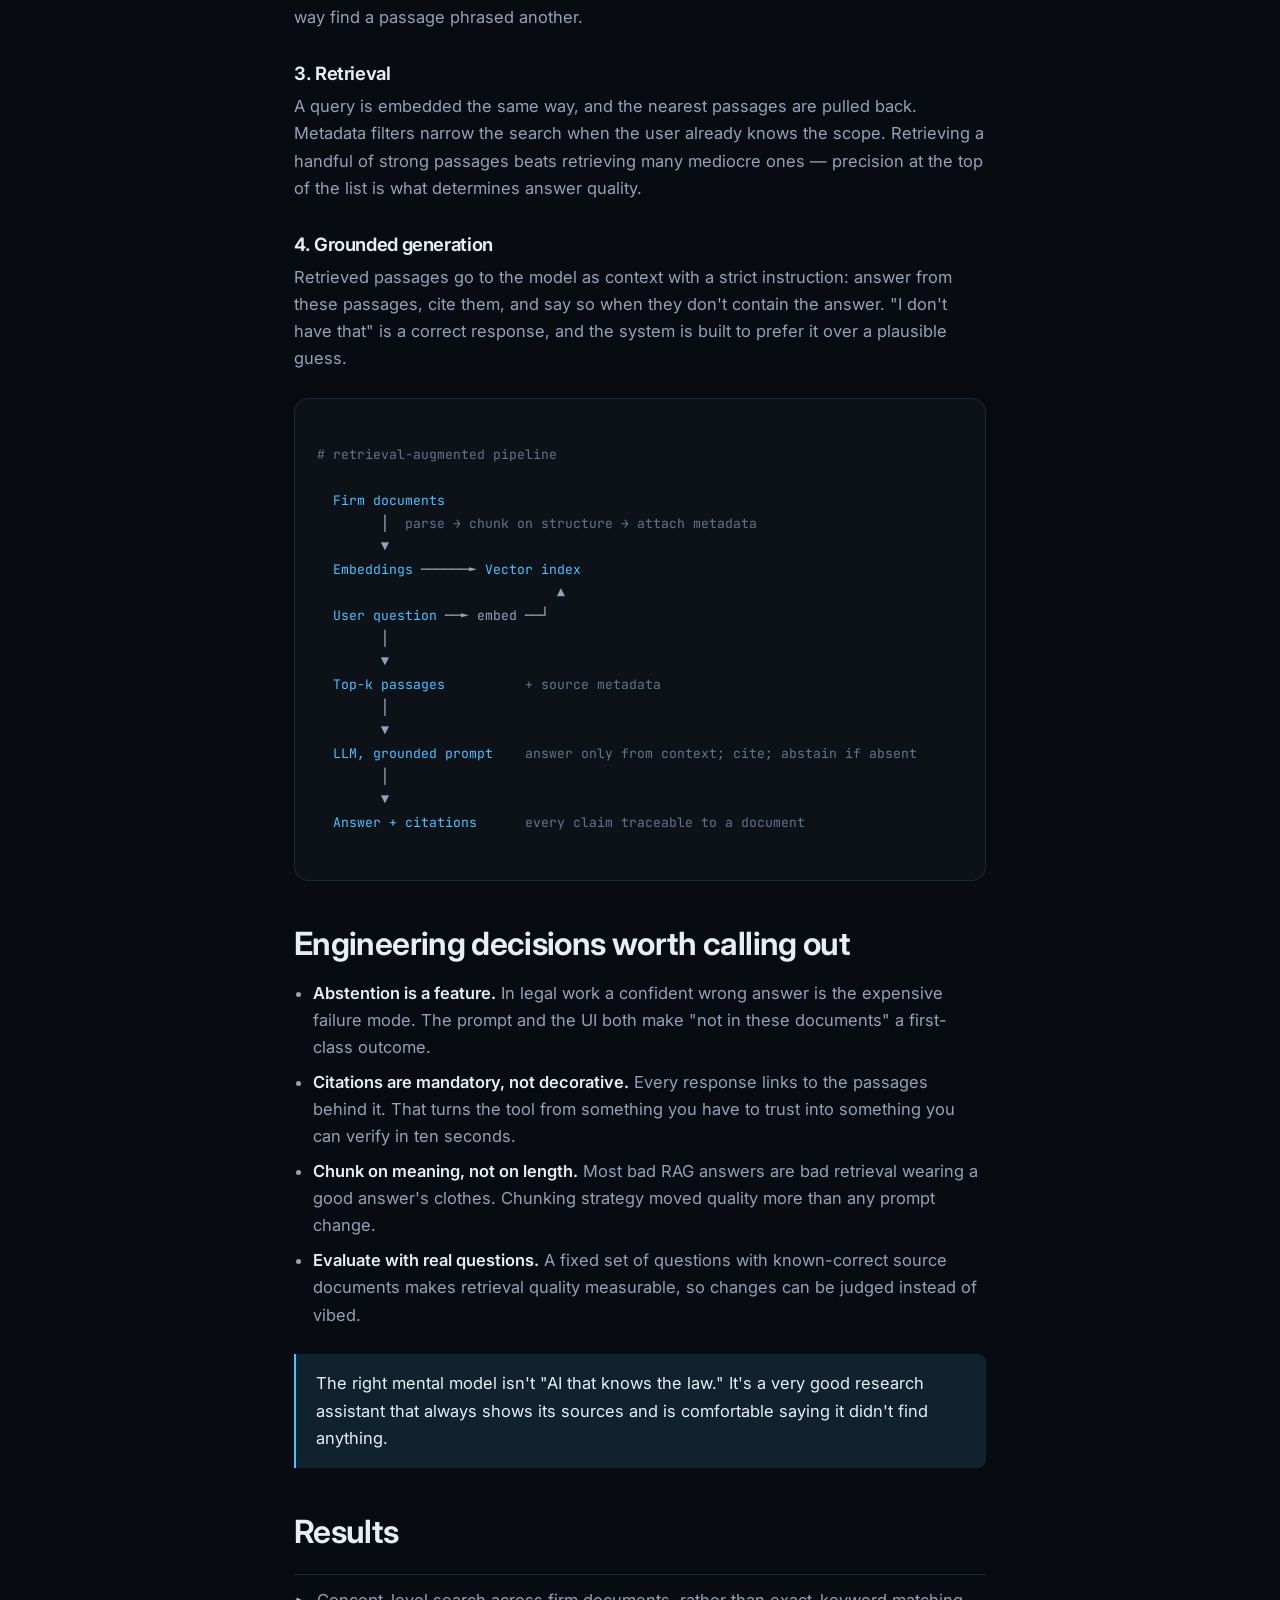
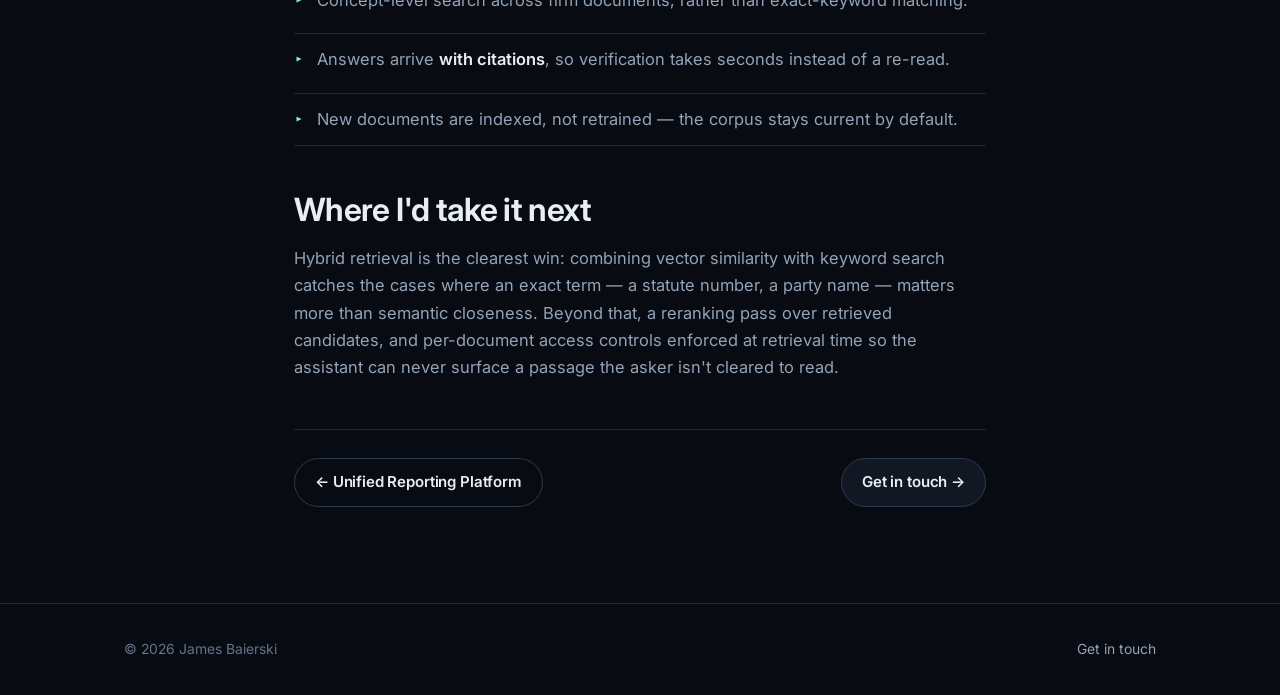
<file: projects/legal-rag-assistant.html>
<!DOCTYPE html>
<!--
  ============================================================================
  REVIEW BEFORE PUBLISHING
  Grounded in your résumé's "RAG application in Python using vector search to
  retrieve and summarize legal information from firm documents". Model choices,
  chunking strategy and evaluation detail below are a plausible reconstruction —
  swap in what you actually used.
  ============================================================================
-->
<html lang="en">
<head>
<meta charset="utf-8">
<meta name="viewport" content="width=device-width, initial-scale=1">
<title>Legal Knowledge Assistant (RAG) — James Baierski</title>
<meta name="description" content="Case study: a retrieval-augmented generation application over firm legal documents — vector search for retrieval, LLM summarisation, and citations back to source.">
<link rel="preconnect" href="https://fonts.googleapis.com">
<link rel="preconnect" href="https://fonts.gstatic.com" crossorigin>
<link href="https://fonts.googleapis.com/css2?family=Inter:wght@400;500;600;700&family=JetBrains+Mono:wght@400;500&display=swap" rel="stylesheet">
<link rel="stylesheet" href="../assets/css/style.css">
<link rel="icon" href="data:image/svg+xml,<svg xmlns='http://www.w3.org/2000/svg' viewBox='0 0 100 100'><rect width='100' height='100' rx='22' fill='%23080b11'/><text x='50' y='68' font-family='monospace' font-size='54' font-weight='bold' fill='%234cc2ff' text-anchor='middle'>JB</text></svg>">
</head>
<body>
<a class="skip-link" href="#main">Skip to content</a>

<header class="nav">
  <div class="wrap nav__inner">
    <a class="nav__brand" href="../index.html"><span class="dot" aria-hidden="true"></span>James Baierski</a>
    <button class="nav__toggle" type="button" aria-label="Toggle navigation" aria-expanded="false">
      <svg viewBox="0 0 24 24" width="20" height="20" fill="none" stroke="currentColor" stroke-width="2" stroke-linecap="round"><path d="M3 6h18M3 12h18M3 18h18"/></svg>
    </button>
    <nav class="nav__links" aria-label="Primary">
      <a href="../index.html#work">Work</a>
      <a href="../index.html#experience">Experience</a>
      <a href="../index.html#skills">Skills</a>
      <a href="../index.html#contact">Contact</a>
      <a class="btn btn--sm btn--primary" href="../assets/files/James_Baierski_Resume.pdf" download>Résumé</a>
    </nav>
  </div>
</header>

<main id="main">
<section class="case-hero">
  <div class="wrap">
    <a class="back-link" href="../index.html#work">← All work</a>
    <p class="eyebrow">Case study · Applied AI</p>
    <h1>Legal Knowledge Assistant</h1>
    <p class="lede">
      Firm knowledge sits in thousands of documents that nobody has time to read. This is a
      retrieval-augmented application that finds the relevant passages, summarises them, and
      cites where every claim came from — so the answer can be checked, not just trusted.
    </p>
    <dl class="case-meta">
      <div><dt>Type</dt><dd>Applied AI / internal tool</dd></div>
      <div><dt>Role</dt><dd>Design &amp; implementation</dd></div>
      <div><dt>Stack</dt><dd>Python · embeddings · vector search · LLM</dd></div>
      <div><dt>Principle</dt><dd>Citations, not confidence</dd></div>
    </dl>
  </div>
</section>

<section class="section">
  <div class="wrap prose">

    <h2>The problem</h2>
    <p>
      Keyword search over a legal document store fails in a specific way: it matches words,
      but people ask about <em>concepts</em>. Someone searching for how a particular clause has been
      handled doesn't know which of five phrasings the drafters used. So the document that
      answers the question sits there, unfound, and the question gets re-answered from scratch.
    </p>

    <h2>Why RAG rather than a fine-tuned model</h2>
    <p>
      In a legal setting the requirement isn't fluency, it's <strong>attribution</strong>. A model that
      has absorbed the documents into its weights produces answers you cannot audit. Retrieval
      keeps the source visible: the system shows you the passages it used, and the summary is
      explicitly a summary <em>of those passages</em>. If the retrieval is wrong, that's visible too.
    </p>
    <p>It also means the corpus can change without retraining anything — new documents are just indexed.</p>

    <h2>How it works</h2>

    <h3>1. Ingestion and chunking</h3>
    <p>
      Documents are parsed and split into passages sized for retrieval, with overlap so a
      definition doesn't get severed from the sentence that uses it. Chunking on structural
      boundaries — sections and clauses rather than a fixed character count — keeps passages
      semantically whole. Each chunk carries metadata back to its document and location.
    </p>

    <h3>2. Embedding and indexing</h3>
    <p>
      Each passage is embedded into a vector and stored in a vector index. Semantically close
      passages end up close in that space, which is what lets a question phrased one way find
      a passage phrased another.
    </p>

    <h3>3. Retrieval</h3>
    <p>
      A query is embedded the same way, and the nearest passages are pulled back. Metadata
      filters narrow the search when the user already knows the scope. Retrieving a handful of
      strong passages beats retrieving many mediocre ones — precision at the top of the list is
      what determines answer quality.
    </p>

    <h3>4. Grounded generation</h3>
    <p>
      Retrieved passages go to the model as context with a strict instruction: answer from
      these passages, cite them, and say so when they don't contain the answer. "I don't have
      that" is a correct response, and the system is built to prefer it over a plausible guess.
    </p>

    <div class="flow">
<span class="c"># retrieval-augmented pipeline</span>

  <span class="n">Firm documents</span>
        │  <span class="c">parse → chunk on structure → attach metadata</span>
        ▼
  <span class="n">Embeddings</span> ──────► <span class="n">Vector index</span>
                              ▲
  <span class="n">User question</span> ──► embed ──┘
        │
        ▼
  <span class="n">Top-k passages</span>          <span class="c">+ source metadata</span>
        │
        ▼
  <span class="n">LLM, grounded prompt</span>    <span class="c">answer only from context; cite; abstain if absent</span>
        │
        ▼
  <span class="n">Answer + citations</span>      <span class="c">every claim traceable to a document</span>
    </div>

    <h2>Engineering decisions worth calling out</h2>
    <ul>
      <li><strong>Abstention is a feature.</strong> In legal work a confident wrong answer is the expensive failure mode. The prompt and the UI both make "not in these documents" a first-class outcome.</li>
      <li><strong>Citations are mandatory, not decorative.</strong> Every response links to the passages behind it. That turns the tool from something you have to trust into something you can verify in ten seconds.</li>
      <li><strong>Chunk on meaning, not on length.</strong> Most bad RAG answers are bad retrieval wearing a good answer's clothes. Chunking strategy moved quality more than any prompt change.</li>
      <li><strong>Evaluate with real questions.</strong> A fixed set of questions with known-correct source documents makes retrieval quality measurable, so changes can be judged instead of vibed.</li>
    </ul>

    <div class="callout">
      <p>
        The right mental model isn't "AI that knows the law." It's a very good research
        assistant that always shows its sources and is comfortable saying it didn't find anything.
      </p>
    </div>

    <h2>Results</h2>
    <ul class="results">
      <li><span class="mark">▸</span><span>Concept-level search across firm documents, rather than exact-keyword matching.</span></li>
      <li><span class="mark">▸</span><span>Answers arrive <strong>with citations</strong>, so verification takes seconds instead of a re-read.</span></li>
      <li><span class="mark">▸</span><span>New documents are indexed, not retrained — the corpus stays current by default.</span></li>
    </ul>

    <h2>Where I'd take it next</h2>
    <p>
      Hybrid retrieval is the clearest win: combining vector similarity with keyword search
      catches the cases where an exact term — a statute number, a party name — matters more
      than semantic closeness. Beyond that, a reranking pass over retrieved candidates, and
      per-document access controls enforced at retrieval time so the assistant can never
      surface a passage the asker isn't cleared to read.
    </p>

    <nav class="next-nav">
      <a class="btn btn--ghost" href="reporting-platform.html">← Unified Reporting Platform</a>
      <a class="btn" href="../index.html#contact">Get in touch →</a>
    </nav>
  </div>
</section>
</main>

<footer class="footer">
  <div class="wrap footer__inner">
    <span>© <span data-year>2026</span> James Baierski</span>
    <span><a href="../index.html#contact">Get in touch</a></span>
  </div>
</footer>

<script src="../assets/js/main.js"></script>
</body>
</html>
</file>
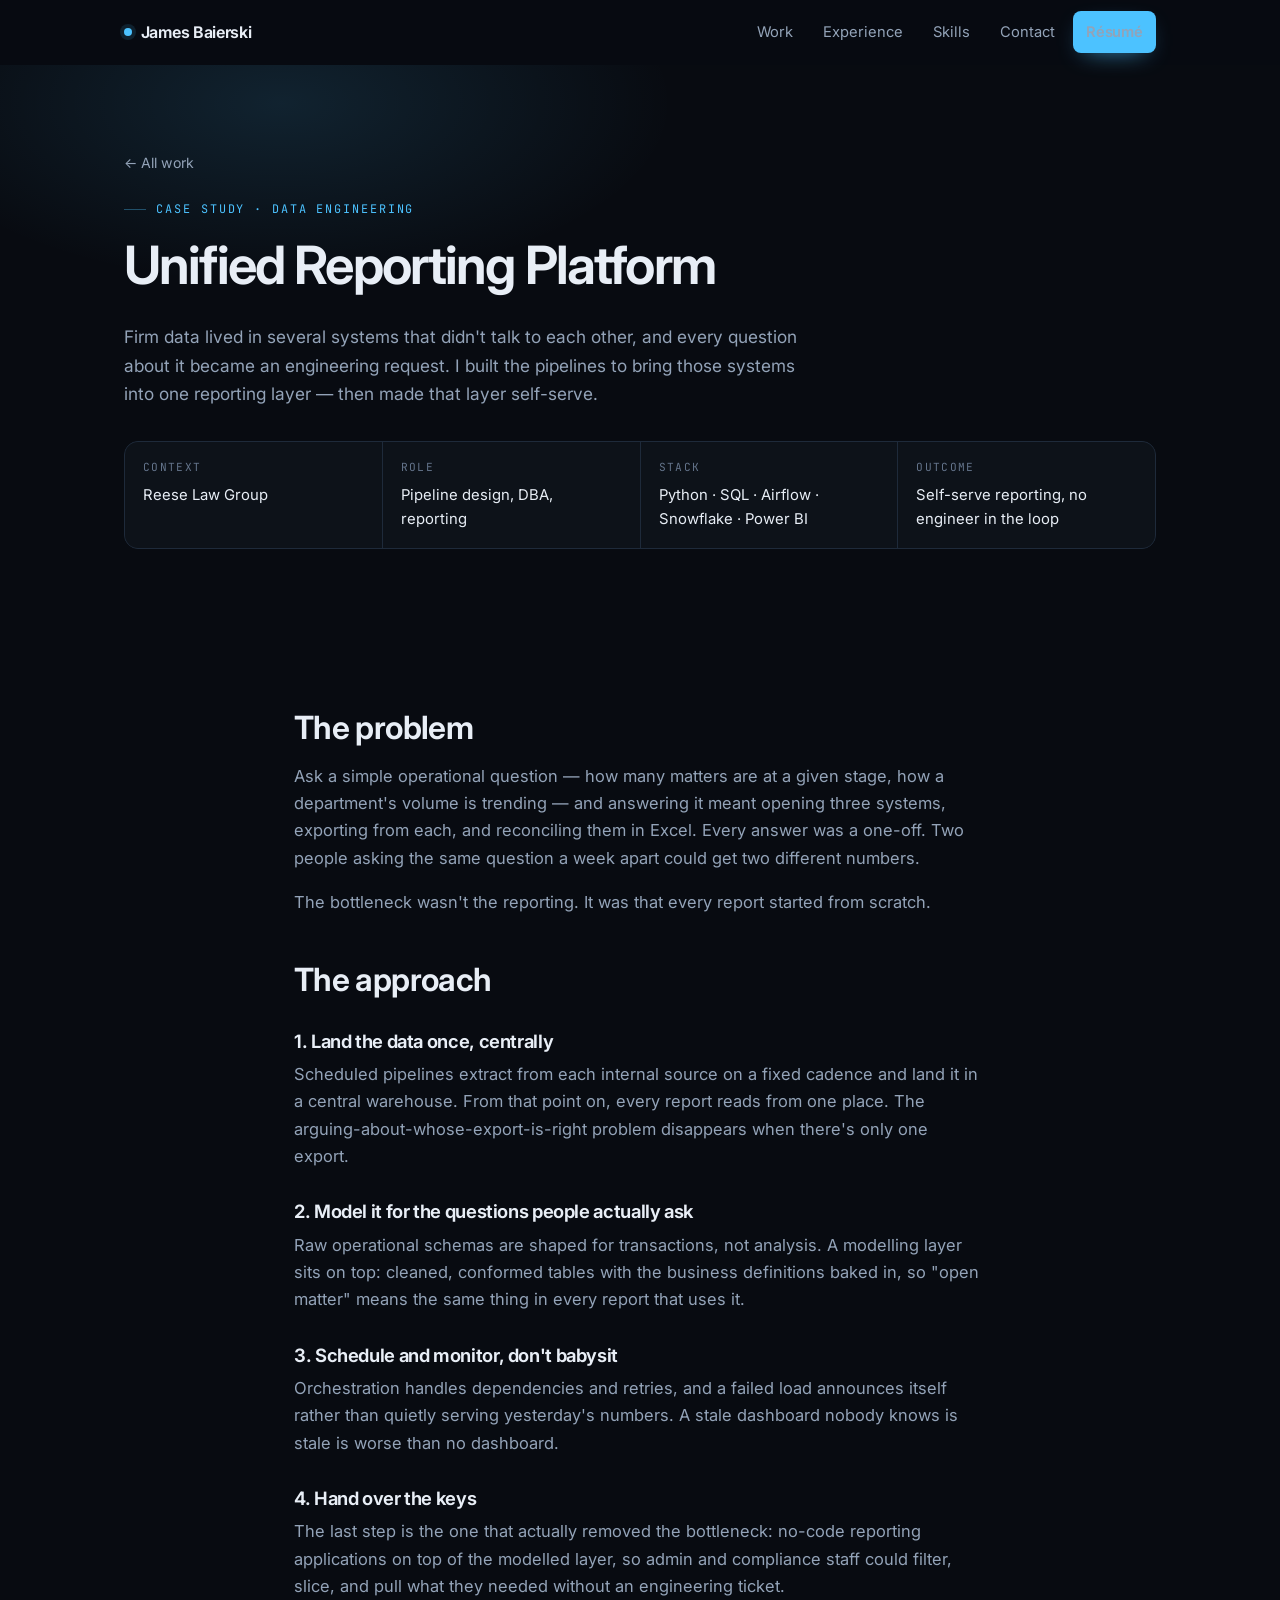
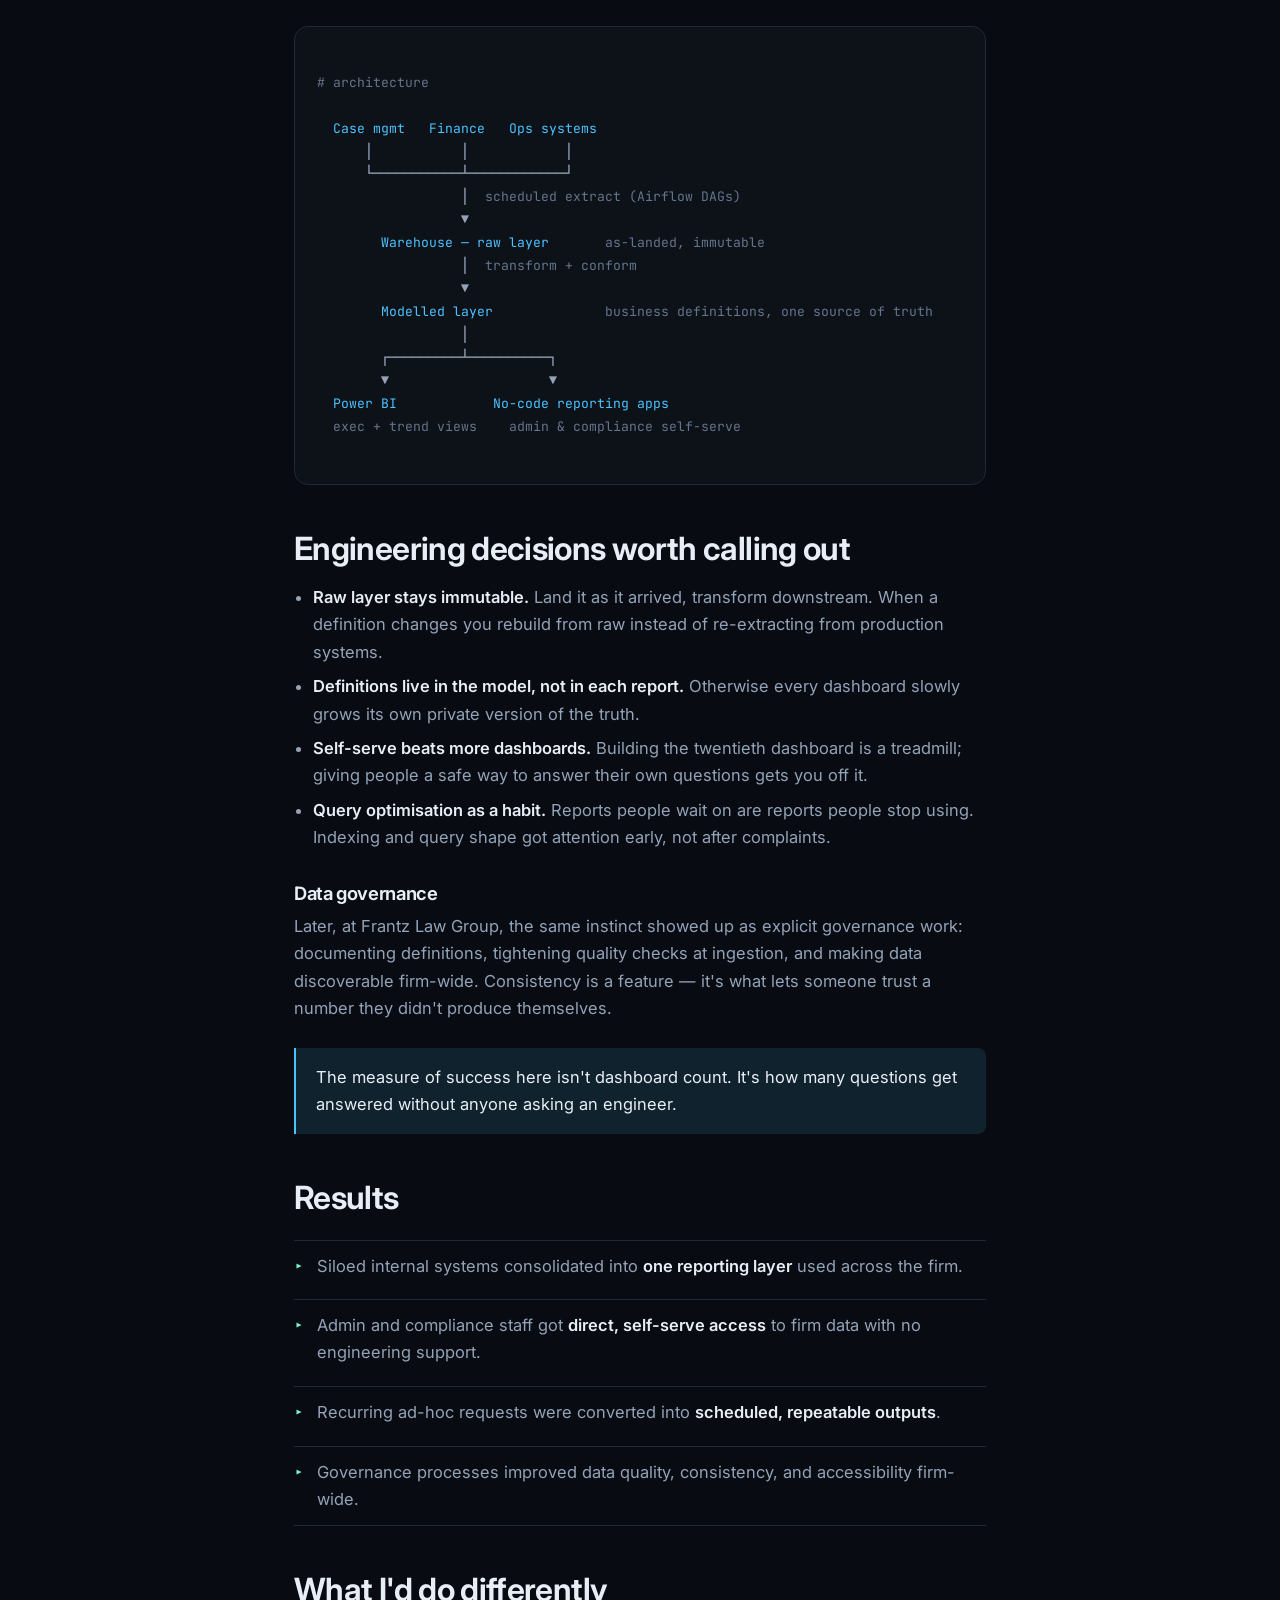
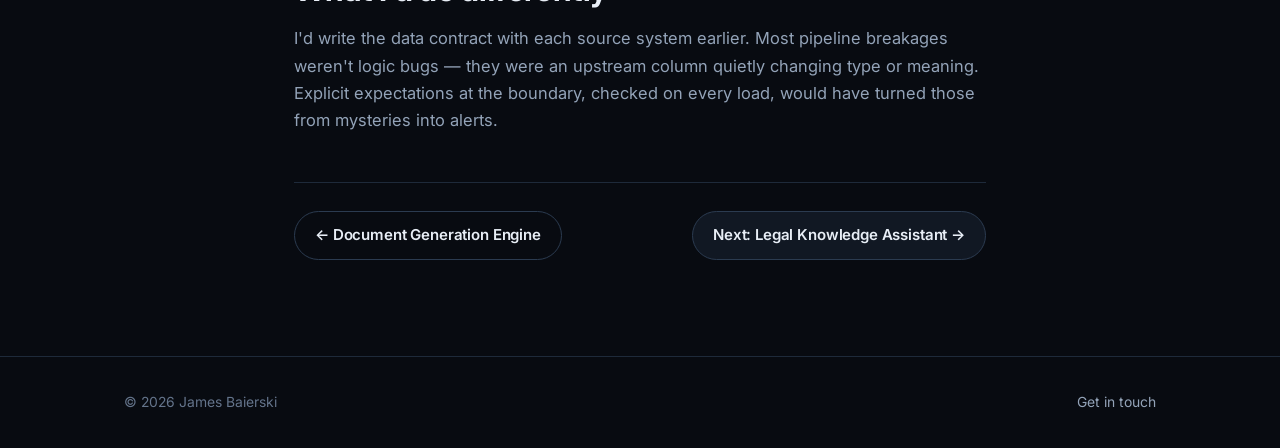
<file: projects/reporting-platform.html>
<!DOCTYPE html>
<!--
  ============================================================================
  REVIEW BEFORE PUBLISHING
  Grounded in your résumé bullets (end-to-end pipelines into a unified reporting
  layer; no-code reporting for admin and compliance staff). The architecture
  narrative is a plausible reconstruction — correct anything that's off.
  ============================================================================
-->
<html lang="en">
<head>
<meta charset="utf-8">
<meta name="viewport" content="width=device-width, initial-scale=1">
<title>Unified Reporting Platform — James Baierski</title>
<meta name="description" content="Case study: integrating siloed internal systems into a single reporting layer with scheduled pipelines, and giving non-technical staff self-serve access to firm data.">
<link rel="preconnect" href="https://fonts.googleapis.com">
<link rel="preconnect" href="https://fonts.gstatic.com" crossorigin>
<link href="https://fonts.googleapis.com/css2?family=Inter:wght@400;500;600;700&family=JetBrains+Mono:wght@400;500&display=swap" rel="stylesheet">
<link rel="stylesheet" href="../assets/css/style.css">
<link rel="icon" href="data:image/svg+xml,<svg xmlns='http://www.w3.org/2000/svg' viewBox='0 0 100 100'><rect width='100' height='100' rx='22' fill='%23080b11'/><text x='50' y='68' font-family='monospace' font-size='54' font-weight='bold' fill='%234cc2ff' text-anchor='middle'>JB</text></svg>">
</head>
<body>
<a class="skip-link" href="#main">Skip to content</a>

<header class="nav">
  <div class="wrap nav__inner">
    <a class="nav__brand" href="../index.html"><span class="dot" aria-hidden="true"></span>James Baierski</a>
    <button class="nav__toggle" type="button" aria-label="Toggle navigation" aria-expanded="false">
      <svg viewBox="0 0 24 24" width="20" height="20" fill="none" stroke="currentColor" stroke-width="2" stroke-linecap="round"><path d="M3 6h18M3 12h18M3 18h18"/></svg>
    </button>
    <nav class="nav__links" aria-label="Primary">
      <a href="../index.html#work">Work</a>
      <a href="../index.html#experience">Experience</a>
      <a href="../index.html#skills">Skills</a>
      <a href="../index.html#contact">Contact</a>
      <a class="btn btn--sm btn--primary" href="../assets/files/James_Baierski_Resume.pdf" download>Résumé</a>
    </nav>
  </div>
</header>

<main id="main">
<section class="case-hero">
  <div class="wrap">
    <a class="back-link" href="../index.html#work">← All work</a>
    <p class="eyebrow">Case study · Data engineering</p>
    <h1>Unified Reporting Platform</h1>
    <p class="lede">
      Firm data lived in several systems that didn't talk to each other, and every question
      about it became an engineering request. I built the pipelines to bring those systems
      into one reporting layer — then made that layer self-serve.
    </p>
    <dl class="case-meta">
      <div><dt>Context</dt><dd>Reese Law Group</dd></div>
      <div><dt>Role</dt><dd>Pipeline design, DBA, reporting</dd></div>
      <div><dt>Stack</dt><dd>Python · SQL · Airflow · Snowflake · Power BI</dd></div>
      <div><dt>Outcome</dt><dd>Self-serve reporting, no engineer in the loop</dd></div>
    </dl>
  </div>
</section>

<section class="section">
  <div class="wrap prose">

    <h2>The problem</h2>
    <p>
      Ask a simple operational question — how many matters are at a given stage, how a
      department's volume is trending — and answering it meant opening three systems,
      exporting from each, and reconciling them in Excel. Every answer was a one-off.
      Two people asking the same question a week apart could get two different numbers.
    </p>
    <p>The bottleneck wasn't the reporting. It was that every report started from scratch.</p>

    <h2>The approach</h2>

    <h3>1. Land the data once, centrally</h3>
    <p>
      Scheduled pipelines extract from each internal source on a fixed cadence and land it
      in a central warehouse. From that point on, every report reads from one place. The
      arguing-about-whose-export-is-right problem disappears when there's only one export.
    </p>

    <h3>2. Model it for the questions people actually ask</h3>
    <p>
      Raw operational schemas are shaped for transactions, not analysis. A modelling layer
      sits on top: cleaned, conformed tables with the business definitions baked in, so
      "open matter" means the same thing in every report that uses it.
    </p>

    <h3>3. Schedule and monitor, don't babysit</h3>
    <p>
      Orchestration handles dependencies and retries, and a failed load announces itself
      rather than quietly serving yesterday's numbers. A stale dashboard nobody knows is
      stale is worse than no dashboard.
    </p>

    <h3>4. Hand over the keys</h3>
    <p>
      The last step is the one that actually removed the bottleneck: no-code reporting
      applications on top of the modelled layer, so admin and compliance staff could
      filter, slice, and pull what they needed without an engineering ticket.
    </p>

    <div class="flow">
<span class="c"># architecture</span>

  <span class="n">Case mgmt</span>   <span class="n">Finance</span>   <span class="n">Ops systems</span>
      │           │            │
      └───────────┴────────────┘
                  │  <span class="c">scheduled extract (Airflow DAGs)</span>
                  ▼
        <span class="n">Warehouse — raw layer</span>       <span class="c">as-landed, immutable</span>
                  │  <span class="c">transform + conform</span>
                  ▼
        <span class="n">Modelled layer</span>              <span class="c">business definitions, one source of truth</span>
                  │
        ┌─────────┴──────────┐
        ▼                    ▼
  <span class="n">Power BI</span>            <span class="n">No-code reporting apps</span>
  <span class="c">exec + trend views</span>    <span class="c">admin &amp; compliance self-serve</span>
    </div>

    <h2>Engineering decisions worth calling out</h2>
    <ul>
      <li><strong>Raw layer stays immutable.</strong> Land it as it arrived, transform downstream. When a definition changes you rebuild from raw instead of re-extracting from production systems.</li>
      <li><strong>Definitions live in the model, not in each report.</strong> Otherwise every dashboard slowly grows its own private version of the truth.</li>
      <li><strong>Self-serve beats more dashboards.</strong> Building the twentieth dashboard is a treadmill; giving people a safe way to answer their own questions gets you off it.</li>
      <li><strong>Query optimisation as a habit.</strong> Reports people wait on are reports people stop using. Indexing and query shape got attention early, not after complaints.</li>
    </ul>

    <h3>Data governance</h3>
    <p>
      Later, at Frantz Law Group, the same instinct showed up as explicit governance work:
      documenting definitions, tightening quality checks at ingestion, and making data
      discoverable firm-wide. Consistency is a feature — it's what lets someone trust a
      number they didn't produce themselves.
    </p>

    <div class="callout">
      <p>
        The measure of success here isn't dashboard count. It's how many questions get
        answered without anyone asking an engineer.
      </p>
    </div>

    <h2>Results</h2>
    <ul class="results">
      <li><span class="mark">▸</span><span>Siloed internal systems consolidated into <strong>one reporting layer</strong> used across the firm.</span></li>
      <li><span class="mark">▸</span><span>Admin and compliance staff got <strong>direct, self-serve access</strong> to firm data with no engineering support.</span></li>
      <li><span class="mark">▸</span><span>Recurring ad-hoc requests were converted into <strong>scheduled, repeatable outputs</strong>.</span></li>
      <li><span class="mark">▸</span><span>Governance processes improved data quality, consistency, and accessibility firm-wide.</span></li>
    </ul>

    <h2>What I'd do differently</h2>
    <p>
      I'd write the data contract with each source system earlier. Most pipeline breakages
      weren't logic bugs — they were an upstream column quietly changing type or meaning.
      Explicit expectations at the boundary, checked on every load, would have turned those
      from mysteries into alerts.
    </p>

    <nav class="next-nav">
      <a class="btn btn--ghost" href="document-automation.html">← Document Generation Engine</a>
      <a class="btn" href="legal-rag-assistant.html">Next: Legal Knowledge Assistant →</a>
    </nav>
  </div>
</section>
</main>

<footer class="footer">
  <div class="wrap footer__inner">
    <span>© <span data-year>2026</span> James Baierski</span>
    <span><a href="../index.html#contact">Get in touch</a></span>
  </div>
</footer>

<script src="../assets/js/main.js"></script>
</body>
</html>
</file>
<file: assets/css/style.css>
/* ==========================================================================
   James Baierski — portfolio
   Design system: dark, professional, restrained. One accent, one surface ramp.
   ========================================================================== */

:root {
  /* Surface ramp */
  --bg:            #080b11;
  --bg-elev:       #0d1219;
  --surface:       #111823;
  --surface-2:     #16202d;
  --border:        #1e2a3a;
  --border-strong: #2b3b50;

  /* Type */
  --text:          #e8eef6;
  --text-muted:    #93a3b8;
  --text-dim:      #64748b;

  /* Accent */
  --accent:        #4cc2ff;
  --accent-soft:   rgba(76, 194, 255, 0.12);
  --accent-line:   rgba(76, 194, 255, 0.35);
  --accent-2:      #7cf2c8;

  /* Type scale */
  --font-sans: "Inter", -apple-system, BlinkMacSystemFont, "Segoe UI", Roboto, Helvetica, Arial, sans-serif;
  --font-mono: "JetBrains Mono", "SFMono-Regular", ui-monospace, Menlo, Consolas, "Liberation Mono", monospace;

  /* Rhythm */
  --maxw: 1080px;
  --gutter: 24px;
  --radius: 14px;
  --radius-sm: 8px;

  --shadow: 0 1px 2px rgba(0,0,0,.4), 0 12px 32px -12px rgba(0,0,0,.7);
  --ease: cubic-bezier(.22,.61,.36,1);
}

/* --------------------------------------------------------------- reset -- */
*, *::before, *::after { box-sizing: border-box; }
html { -webkit-text-size-adjust: 100%; scroll-behavior: smooth; scroll-padding-top: 88px; }
body {
  margin: 0;
  background: var(--bg);
  color: var(--text);
  font-family: var(--font-sans);
  font-size: 16.5px;
  line-height: 1.65;
  -webkit-font-smoothing: antialiased;
  text-rendering: optimizeLegibility;
}
img { max-width: 100%; display: block; }
a { color: var(--accent); text-decoration: none; }
a:hover { text-decoration: underline; text-underline-offset: 3px; }
h1, h2, h3, h4 { line-height: 1.2; margin: 0 0 .5em; letter-spacing: -0.02em; font-weight: 650; }
h1 { font-size: clamp(2.1rem, 5.2vw, 3.3rem); letter-spacing: -0.035em; }
h2 { font-size: clamp(1.5rem, 3vw, 2rem); }
h3 { font-size: 1.15rem; }
p  { margin: 0 0 1.05em; }
ul, ol { margin: 0 0 1.05em; padding-left: 1.15em; }
li { margin-bottom: .45em; }
code, kbd { font-family: var(--font-mono); font-size: .88em; }
hr { border: 0; border-top: 1px solid var(--border); margin: 3rem 0; }

::selection { background: var(--accent); color: #04121c; }

:focus-visible {
  outline: 2px solid var(--accent);
  outline-offset: 3px;
  border-radius: 4px;
}

.skip-link {
  position: absolute; left: -9999px; top: 0; z-index: 200;
  background: var(--accent); color: #04121c; padding: 10px 16px;
  border-radius: 0 0 var(--radius-sm) 0; font-weight: 600;
}
.skip-link:focus { left: 0; }

/* -------------------------------------------------------------- layout -- */
.wrap { width: 100%; max-width: var(--maxw); margin-inline: auto; padding-inline: var(--gutter); }
.section { padding: clamp(56px, 8vw, 96px) 0; }
.section--tight { padding: clamp(40px, 5vw, 64px) 0; }
.section + .section { border-top: 1px solid var(--border); }

.eyebrow {
  font-family: var(--font-mono);
  font-size: .74rem;
  letter-spacing: .16em;
  text-transform: uppercase;
  color: var(--accent);
  margin: 0 0 .9rem;
  display: flex; align-items: center; gap: .65rem;
}
.eyebrow::before {
  content: ""; width: 22px; height: 1px; background: var(--accent-line); flex: none;
}

.lede { font-size: 1.08rem; color: var(--text-muted); max-width: 62ch; }

/* ----------------------------------------------------------------- nav -- */
.nav {
  position: sticky; top: 0; z-index: 100;
  background: rgba(8, 11, 17, .78);
  backdrop-filter: saturate(160%) blur(12px);
  -webkit-backdrop-filter: saturate(160%) blur(12px);
  border-bottom: 1px solid transparent;
  transition: border-color .25s var(--ease), background .25s var(--ease);
}
.nav.is-stuck { border-bottom-color: var(--border); }
.nav__inner {
  display: flex; align-items: center; justify-content: space-between;
  gap: 20px; height: 64px;
}
.nav__brand {
  font-weight: 650; letter-spacing: -0.02em; color: var(--text);
  font-size: 1rem; display: inline-flex; align-items: center; gap: .55rem;
}
.nav__brand:hover { text-decoration: none; color: var(--text); }
.nav__brand .dot {
  width: 8px; height: 8px; border-radius: 50%;
  background: var(--accent); box-shadow: 0 0 0 4px var(--accent-soft); flex: none;
}
.nav__links { display: flex; align-items: center; gap: 6px; }
.nav__links a {
  color: var(--text-muted); font-size: .92rem; padding: 8px 12px;
  border-radius: var(--radius-sm); transition: color .18s, background .18s;
}
.nav__links a:hover { color: var(--text); background: var(--surface); text-decoration: none; }
.nav__links a.is-active { color: var(--text); }
.nav__links a.is-active::after {
  content: ""; display: block; height: 2px; margin-top: 5px;
  background: var(--accent); border-radius: 2px;
}
.nav__toggle {
  display: none; background: var(--surface); border: 1px solid var(--border);
  color: var(--text); width: 40px; height: 40px; border-radius: var(--radius-sm);
  cursor: pointer; align-items: center; justify-content: center;
}

/* --------------------------------------------------------------- button -- */
.btn {
  display: inline-flex; align-items: center; justify-content: center; gap: .55rem;
  padding: 11px 20px; border-radius: 999px;
  font-size: .94rem; font-weight: 600; letter-spacing: -0.01em;
  border: 1px solid var(--border-strong);
  background: var(--surface); color: var(--text);
  cursor: pointer; transition: transform .16s var(--ease), border-color .2s, background .2s, box-shadow .2s;
  white-space: nowrap;
}
.btn:hover { text-decoration: none; border-color: var(--accent-line); background: var(--surface-2); transform: translateY(-1px); }
.btn:active { transform: translateY(0); }
.btn--primary {
  background: var(--accent); color: #04121c; border-color: transparent;
  box-shadow: 0 8px 24px -12px rgba(76,194,255,.9);
}
.btn--primary:hover { background: #6bcdff; color: #04121c; box-shadow: 0 12px 28px -12px rgba(76,194,255,1); }
.btn--ghost { background: transparent; }
.btn--sm { padding: 8px 15px; font-size: .87rem; }
.btn svg { width: 16px; height: 16px; flex: none; }

/* ---------------------------------------------------------------- hero -- */
.hero { position: relative; overflow: hidden; padding: clamp(72px, 12vw, 132px) 0 clamp(56px, 8vw, 88px); }
.hero::before {
  content: ""; position: absolute; inset: -40% 0 auto -10%;
  height: 700px; pointer-events: none;
  background:
    radial-gradient(620px 320px at 18% 32%, rgba(76,194,255,.16), transparent 70%),
    radial-gradient(520px 300px at 78% 12%, rgba(124,242,200,.09), transparent 70%);
  filter: blur(4px);
}
.hero::after {
  content: ""; position: absolute; inset: 0; pointer-events: none;
  background-image:
    linear-gradient(to right, rgba(255,255,255,.028) 1px, transparent 1px),
    linear-gradient(to bottom, rgba(255,255,255,.028) 1px, transparent 1px);
  background-size: 56px 56px;
  mask-image: radial-gradient(90% 60% at 50% 22%, #000 30%, transparent 100%);
  -webkit-mask-image: radial-gradient(90% 60% at 50% 22%, #000 30%, transparent 100%);
}
.hero > .wrap { position: relative; z-index: 1; }

.hero__status {
  display: inline-flex; align-items: center; gap: .6rem;
  font-family: var(--font-mono); font-size: .78rem; color: var(--text-muted);
  border: 1px solid var(--border); background: var(--bg-elev);
  padding: 6px 14px; border-radius: 999px; margin-bottom: 1.4rem;
}
.hero__status .pulse {
  width: 7px; height: 7px; border-radius: 50%; background: var(--accent-2);
  box-shadow: 0 0 0 0 rgba(124,242,200,.6); animation: pulse 2.6s infinite;
}
@keyframes pulse {
  0%   { box-shadow: 0 0 0 0 rgba(124,242,200,.55); }
  70%  { box-shadow: 0 0 0 8px rgba(124,242,200,0); }
  100% { box-shadow: 0 0 0 0 rgba(124,242,200,0); }
}

.hero h1 { margin-bottom: .35em; }
.hero h1 .accent {
  background: linear-gradient(100deg, var(--accent), var(--accent-2));
  -webkit-background-clip: text; background-clip: text; color: transparent;
}
.hero__role {
  font-family: var(--font-mono); font-size: .95rem; color: var(--accent);
  margin-bottom: 1.2rem; letter-spacing: -0.01em;
}
.hero__pitch { font-size: clamp(1.02rem, 2vw, 1.18rem); color: var(--text-muted); max-width: 60ch; }
.hero__cta { display: flex; flex-wrap: wrap; gap: 12px; margin-top: 2rem; }
.hero__meta {
  display: flex; flex-wrap: wrap; gap: 8px 22px; margin-top: 1.8rem;
  font-size: .88rem; color: var(--text-dim);
}
.hero__meta span { display: inline-flex; align-items: center; gap: .45rem; }
.hero__meta svg { width: 14px; height: 14px; opacity: .8; }

/* -------------------------------------------------------------- metrics -- */
.metrics {
  display: grid; grid-template-columns: repeat(auto-fit, minmax(190px, 1fr));
  gap: 1px; background: var(--border);
  border: 1px solid var(--border); border-radius: var(--radius); overflow: hidden;
}
.metric { background: var(--bg-elev); padding: 22px 22px 20px; }
.metric__value {
  font-family: var(--font-mono); font-size: clamp(1.4rem, 3vw, 1.75rem);
  font-weight: 600; color: var(--text); letter-spacing: -0.03em; line-height: 1.1;
}
.metric__value .unit { color: var(--accent); }
.metric__label { font-size: .84rem; color: var(--text-muted); margin-top: .45rem; }

/* --------------------------------------------------------------- cards -- */
.section__head {
  display: flex; align-items: flex-end; justify-content: space-between;
  gap: 24px; margin-bottom: 2.2rem; flex-wrap: wrap;
}
.section__head h2 { margin-bottom: 0; }

.cards { display: grid; gap: 18px; grid-template-columns: repeat(auto-fit, minmax(300px, 1fr)); }

.card {
  position: relative; display: flex; flex-direction: column;
  background: var(--bg-elev); border: 1px solid var(--border);
  border-radius: var(--radius); padding: 24px;
  transition: border-color .22s var(--ease), transform .22s var(--ease), background .22s;
}
.card:hover { border-color: var(--border-strong); transform: translateY(-3px); background: var(--surface); }
.card--link:hover { text-decoration: none; }
.card__tag {
  font-family: var(--font-mono); font-size: .7rem; letter-spacing: .12em;
  text-transform: uppercase; color: var(--accent); margin-bottom: .9rem;
}
.card h3 { color: var(--text); margin-bottom: .5rem; }
.card p { color: var(--text-muted); font-size: .95rem; margin-bottom: 1.1rem; }
.card__foot {
  margin-top: auto; display: flex; align-items: center; justify-content: space-between;
  gap: 12px; flex-wrap: wrap;
}
.card__more {
  font-size: .88rem; font-weight: 600; color: var(--accent);
  display: inline-flex; align-items: center; gap: .4rem;
}
.card:hover .card__more .arrow { transform: translateX(3px); }
.card__more .arrow { transition: transform .2s var(--ease); }

.chips { display: flex; flex-wrap: wrap; gap: 6px; }
.chip {
  font-family: var(--font-mono); font-size: .72rem; color: var(--text-muted);
  border: 1px solid var(--border); background: var(--surface);
  padding: 3px 9px; border-radius: 999px; white-space: nowrap;
}
.chip--accent { color: var(--accent); border-color: var(--accent-line); background: var(--accent-soft); }

/* ------------------------------------------------------------ timeline -- */
.timeline { position: relative; padding-left: 26px; }
.timeline::before {
  content: ""; position: absolute; left: 5px; top: 8px; bottom: 8px; width: 1px;
  background: linear-gradient(to bottom, var(--accent-line), var(--border) 45%, transparent);
}
.tl-item { position: relative; padding-bottom: 2.4rem; }
.tl-item:last-child { padding-bottom: 0; }
.tl-item::before {
  content: ""; position: absolute; left: -25px; top: 9px;
  width: 11px; height: 11px; border-radius: 50%;
  background: var(--bg); border: 2px solid var(--accent);
}
.tl-item__head { display: flex; flex-wrap: wrap; align-items: baseline; gap: .35rem .8rem; margin-bottom: .1rem; }
.tl-item__role { font-size: 1.1rem; font-weight: 650; color: var(--text); }
.tl-item__org { color: var(--accent); font-weight: 550; }
.tl-item__date {
  font-family: var(--font-mono); font-size: .78rem; color: var(--text-dim);
  margin-left: auto; white-space: nowrap;
}
.tl-item ul { margin-top: .7rem; color: var(--text-muted); font-size: .95rem; padding-left: 1.1em; }
.tl-item ul li::marker { color: var(--border-strong); }

/* -------------------------------------------------------------- skills -- */
.skill-grid { display: grid; gap: 18px; grid-template-columns: repeat(auto-fit, minmax(270px, 1fr)); }
.skill-block {
  background: var(--bg-elev); border: 1px solid var(--border);
  border-radius: var(--radius); padding: 22px;
}
.skill-block h3 {
  font-size: .82rem; font-family: var(--font-mono); letter-spacing: .12em;
  text-transform: uppercase; color: var(--text-dim); margin-bottom: 1rem; font-weight: 500;
}

/* ------------------------------------------------------------- contact -- */
.contact-grid { display: grid; gap: 40px; grid-template-columns: minmax(0, 1fr) minmax(0, 1.25fr); align-items: start; }

.contact-list { list-style: none; padding: 0; margin: 1.6rem 0 0; }
.contact-list li { margin-bottom: 12px; }
.contact-list a, .contact-list button {
  display: inline-flex; align-items: center; gap: .7rem;
  color: var(--text-muted); font-size: .95rem;
  background: none; border: 0; padding: 0; cursor: pointer; font: inherit;
  transition: color .18s;
}
.contact-list a:hover, .contact-list button:hover { color: var(--accent); text-decoration: none; }
.contact-list svg { width: 17px; height: 17px; flex: none; color: var(--text-dim); }
.contact-list a:hover svg, .contact-list button:hover svg { color: var(--accent); }

.form {
  background: var(--bg-elev); border: 1px solid var(--border);
  border-radius: var(--radius); padding: 26px;
}
.field { margin-bottom: 16px; }
.field label {
  display: block; font-size: .82rem; font-weight: 600;
  color: var(--text-muted); margin-bottom: .45rem;
}
.field input, .field textarea {
  width: 100%; padding: 11px 14px; font: inherit; font-size: .95rem;
  color: var(--text); background: var(--bg);
  border: 1px solid var(--border); border-radius: var(--radius-sm);
  transition: border-color .18s, box-shadow .18s;
}
.field input:focus, .field textarea:focus {
  outline: none; border-color: var(--accent-line);
  box-shadow: 0 0 0 3px var(--accent-soft);
}
.field textarea { resize: vertical; min-height: 128px; }
.field--hp { position: absolute; left: -9999px; opacity: 0; }
.form__note { font-size: .8rem; color: var(--text-dim); margin: 12px 0 0; }

/* Form with no endpoint wired up yet — visibly inert, not broken. */
.form[data-inactive="true"] .field { opacity: .45; }
.form[data-inactive="true"] input,
.form[data-inactive="true"] textarea,
.form[data-inactive="true"] button { cursor: not-allowed; }
.form[data-inactive="true"] button[type="submit"] {
  background: var(--surface-2); color: var(--text-dim);
  border-color: var(--border); box-shadow: none; opacity: .7;
}
.form[data-inactive="true"] .form__note { color: var(--text-muted); font-size: .87rem; }
.form__status { font-size: .9rem; margin: 14px 0 0; display: none; }
.form__status.is-ok { display: block; color: var(--accent-2); }
.form__status.is-err { display: block; color: #ff8f8f; }

/* -------------------------------------------------------------- footer -- */
.footer { border-top: 1px solid var(--border); padding: 34px 0; color: var(--text-dim); font-size: .87rem; }
.footer__inner { display: flex; flex-wrap: wrap; gap: 14px 24px; align-items: center; justify-content: space-between; }
.footer a { color: var(--text-muted); }
.footer a:hover { color: var(--accent); }

/* ------------------------------------------------------- case study page -- */
.case-hero { padding: clamp(48px, 7vw, 84px) 0 clamp(28px, 4vw, 44px); position: relative; }
.case-hero::before {
  content: ""; position: absolute; inset: 0 0 auto 0; height: 380px; pointer-events: none;
  background: radial-gradient(560px 260px at 22% 10%, rgba(76,194,255,.13), transparent 70%);
}
.case-hero > .wrap { position: relative; }
.back-link {
  display: inline-flex; align-items: center; gap: .45rem;
  font-size: .88rem; color: var(--text-muted); margin-bottom: 1.6rem;
}
.back-link:hover { color: var(--accent); text-decoration: none; }

.case-meta {
  display: grid; grid-template-columns: repeat(auto-fit, minmax(160px, 1fr));
  gap: 1px; background: var(--border); border: 1px solid var(--border);
  border-radius: var(--radius); overflow: hidden; margin-top: 2rem;
}
.case-meta > div { background: var(--bg-elev); padding: 16px 18px; }
.case-meta dt {
  font-family: var(--font-mono); font-size: .7rem; letter-spacing: .12em;
  text-transform: uppercase; color: var(--text-dim); margin-bottom: .4rem;
}
.case-meta dd { margin: 0; font-size: .93rem; color: var(--text); }

.prose { max-width: 74ch; }
.prose h2 { margin-top: 2.6rem; padding-top: .2rem; }
.prose h2:first-child { margin-top: 0; }
.prose h3 { margin-top: 1.9rem; color: var(--text); }
.prose p, .prose li { color: var(--text-muted); }
.prose strong { color: var(--text); font-weight: 600; }

.callout {
  border-left: 2px solid var(--accent);
  background: var(--accent-soft);
  padding: 16px 20px; border-radius: 0 var(--radius-sm) var(--radius-sm) 0;
  margin: 1.6rem 0;
}
.callout p:last-child { margin-bottom: 0; }
.callout p { color: var(--text); }

.flow {
  font-family: var(--font-mono); font-size: .82rem; line-height: 1.75;
  background: var(--bg-elev); border: 1px solid var(--border);
  border-radius: var(--radius); padding: 22px; overflow-x: auto;
  color: var(--text-muted); margin: 1.6rem 0; white-space: pre;
}
.flow .n { color: var(--accent); }
.flow .c { color: var(--text-dim); }

.results { list-style: none; padding: 0; margin: 1.4rem 0; }
.results li {
  display: flex; gap: .8rem; align-items: flex-start;
  padding: 12px 0; border-top: 1px solid var(--border); color: var(--text-muted);
}
.results li:last-child { border-bottom: 1px solid var(--border); }
.results .mark { color: var(--accent-2); flex: none; font-family: var(--font-mono); }

.next-nav {
  display: flex; justify-content: space-between; gap: 16px; flex-wrap: wrap;
  border-top: 1px solid var(--border); padding-top: 28px; margin-top: 3rem;
}

/* ------------------------------------------------------------- reveal -- */
.reveal { opacity: 0; transform: translateY(14px); transition: opacity .6s var(--ease), transform .6s var(--ease); }
.reveal.is-in { opacity: 1; transform: none; }

/* -------------------------------------------------------- responsive -- */
@media (max-width: 860px) {
  .contact-grid { grid-template-columns: 1fr; gap: 28px; }
}
@media (max-width: 720px) {
  :root { --gutter: 18px; }
  .nav__toggle { display: inline-flex; }
  .nav__links {
    position: absolute; top: 64px; left: 0; right: 0;
    flex-direction: column; align-items: stretch; gap: 2px;
    background: var(--bg-elev); border-bottom: 1px solid var(--border);
    padding: 10px var(--gutter) 18px;
    display: none;
  }
  .nav__links.is-open { display: flex; }
  .nav__links a { padding: 11px 12px; }
  .nav__links a.is-active::after { display: none; }
  .nav__links .btn { margin-top: 8px; }
  .tl-item__date { margin-left: 0; width: 100%; }
  .flow { font-size: .74rem; }
}

@media (prefers-reduced-motion: reduce) {
  html { scroll-behavior: auto; }
  *, *::before, *::after { animation-duration: .001ms !important; transition-duration: .001ms !important; }
  .reveal { opacity: 1; transform: none; }
}

@media print {
  .nav, .hero::before, .hero::after, .form, .footer { display: none !important; }
  body { background: #fff; color: #000; }
}
</file>
